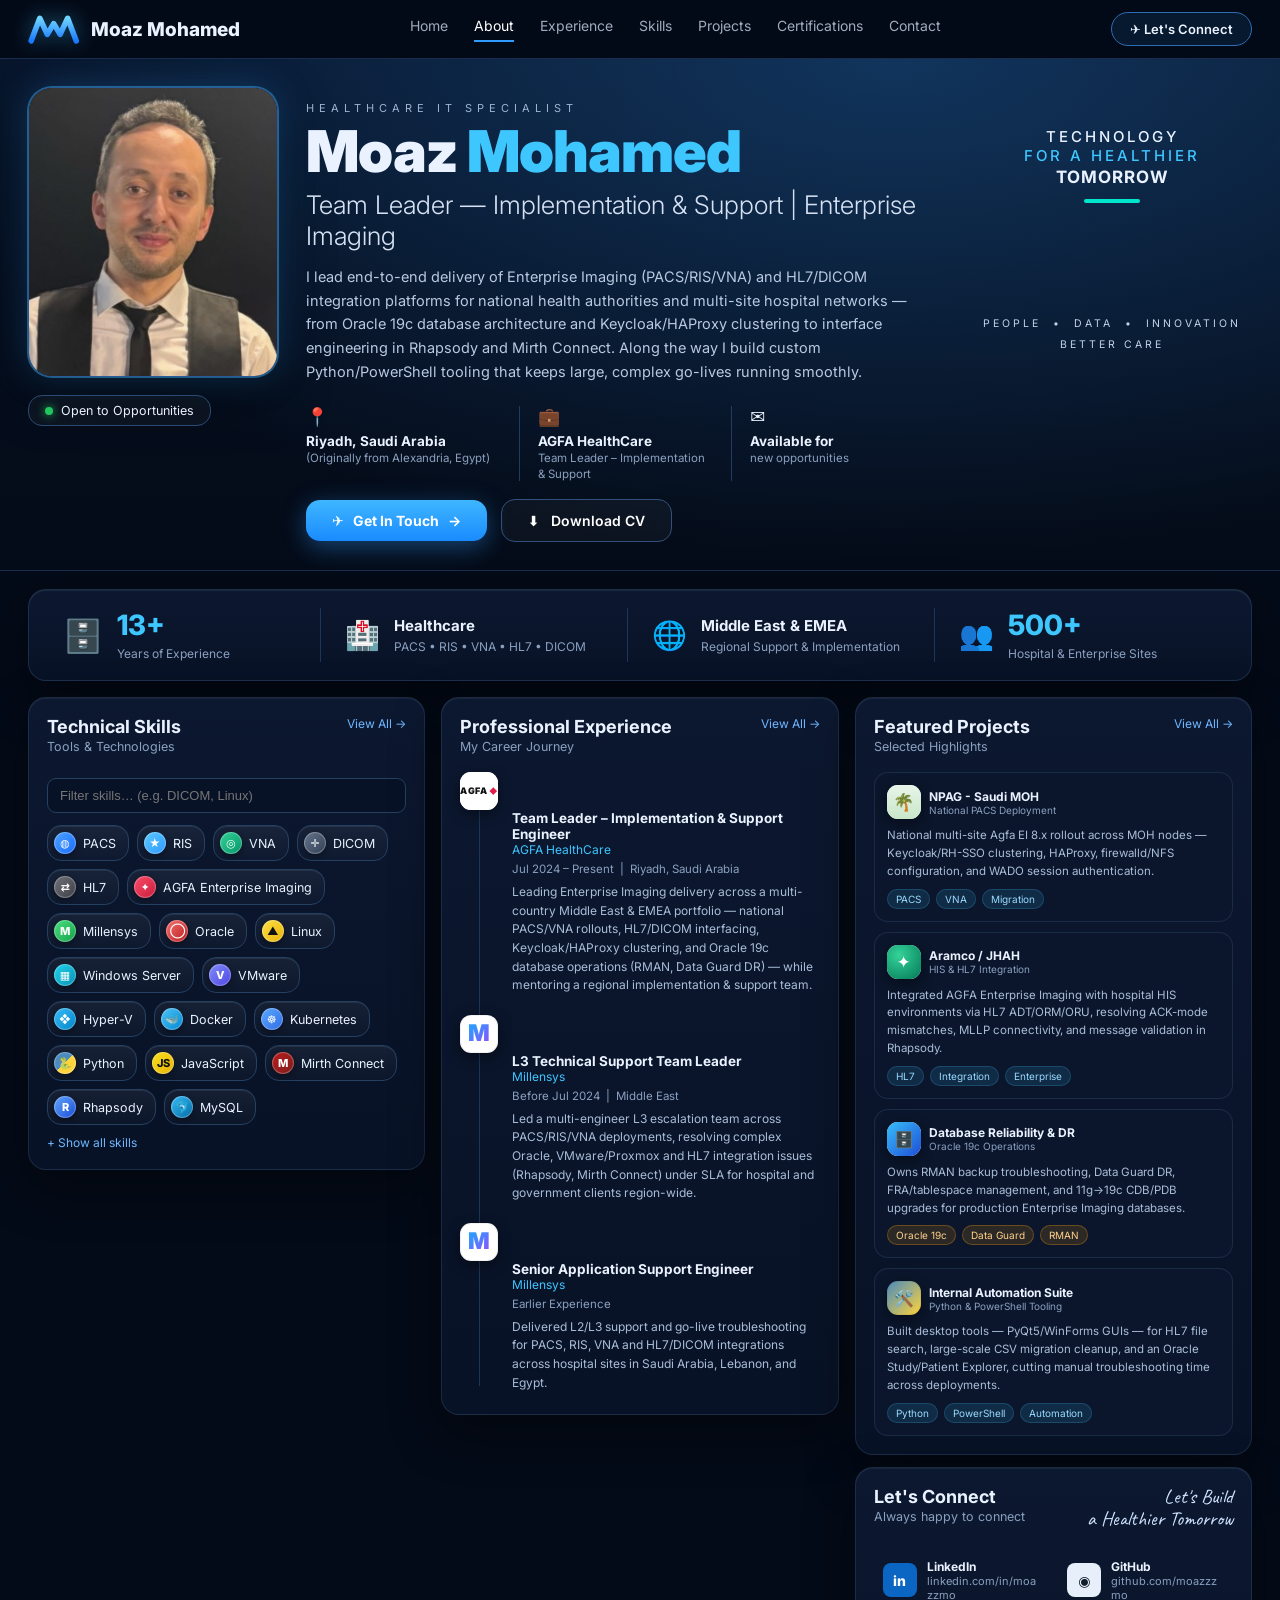
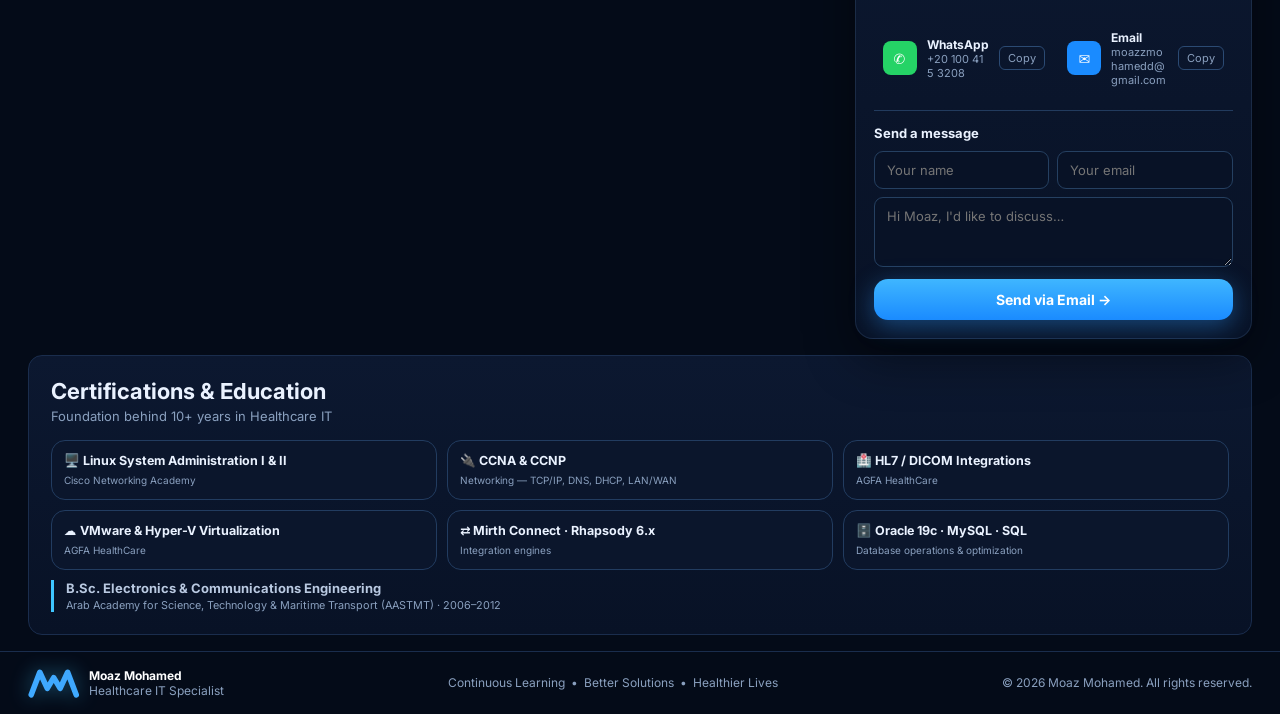
<file: index.html>
<!DOCTYPE html>
<html lang="en">
<head>
<meta charset="UTF-8"/>
<meta name="viewport" content="width=device-width, initial-scale=1.0"/>
<title>Moaz Mohamed — Healthcare IT Specialist</title>
<meta name="description" content="Moaz Mohamed — Healthcare IT Team Leader specializing in Enterprise Imaging (PACS/RIS/VNA), HL7/DICOM integration, and Oracle DBA operations across national and multi-site hospital deployments in the Middle East & EMEA."/>
<meta name="keywords" content="Moaz Mohamed, Healthcare IT, PACS, RIS, VNA, DICOM, HL7, AGFA Enterprise Imaging, Rhapsody, Mirth Connect, Oracle DBA, Riyadh, Saudi Arabia"/>
<meta name="robots" content="index,follow"/>
<link rel="canonical" href="https://moaz-portfolio-5i6.pages.dev/"/>
<meta name="theme-color" content="#040b18"/>
<link rel="icon" href="data:image/svg+xml,%3Csvg xmlns='http://www.w3.org/2000/svg' viewBox='0 0 48 28'%3E%3Cpath d='M3 25 L11 4 L18 19 L24 9 L30 19 L37 4 L45 25' fill='none' stroke='%233ec6ff' stroke-width='6' stroke-linecap='round' stroke-linejoin='round'/%3E%3C/svg%3E"/>
<meta property="og:type" content="profile"/>
<meta property="og:title" content="Moaz Mohamed — Healthcare IT Team Leader | Enterprise Imaging & Integration"/>
<meta property="og:description" content="13+ years leading Enterprise Imaging (PACS/RIS/VNA), HL7/DICOM integration, and Oracle DBA operations across national and multi-site hospital deployments in the Middle East & EMEA."/>
<meta property="og:url" content="https://moaz-portfolio-5i6.pages.dev/"/>
<meta property="og:image" content="https://moaz-portfolio-5i6.pages.dev/assets/moaz-profile.png"/>
<meta name="twitter:card" content="summary_large_image"/>
<script type="application/ld+json">
{"@context":"https://schema.org","@type":"Person","name":"Moaz Mohamed","jobTitle":"Team Leader – Implementation & Support Engineer","worksFor":{"@type":"Organization","name":"AGFA HealthCare"},"address":{"@type":"PostalAddress","addressLocality":"Riyadh","addressCountry":"SA"},"url":"https://moaz-portfolio-5i6.pages.dev/","sameAs":["https://www.linkedin.com/in/moazzmo","https://github.com/moazzzmo"],"knowsAbout":["PACS","RIS","VNA","DICOM","HL7","Enterprise Imaging","Oracle DBA","Rhapsody","Mirth Connect"]}
</script>
<link rel="preconnect" href="https://fonts.googleapis.com">
<link rel="preconnect" href="https://fonts.gstatic.com" crossorigin>
<link href="https://fonts.googleapis.com/css2?family=Inter:wght@400;500;600;700;800;900&family=Caveat:wght@600&display=swap" rel="stylesheet">
<style>
*{margin:0;padding:0;box-sizing:border-box}
:root{--bg:#040b18;--card:#0a1428;--border:#1a2d4d;--txt:#eaf2ff;--mut:#8aa0bf;--cyan:#3ec6ff;--blue:#2f9bff}
html{scroll-behavior:smooth;-webkit-text-size-adjust:100%}
body{font-family:'Inter',system-ui,-apple-system,sans-serif;background:var(--bg);color:var(--txt);min-height:100vh;-webkit-font-smoothing:antialiased;overflow-x:hidden}
img{max-width:100%}
a{color:inherit;text-decoration:none}
section{scroll-margin-top:80px}
button{font-family:inherit}
/* NAV */
.topnav{position:sticky;top:0;z-index:50;display:flex;align-items:center;justify-content:space-between;padding:12px 28px;background:rgba(4,11,24,.94);backdrop-filter:blur(12px);-webkit-backdrop-filter:blur(12px);border-bottom:1px solid var(--border)}
.brand{display:flex;align-items:center;gap:12px;font-weight:800;font-size:19px;white-space:nowrap}
.mm-logo{font-weight:900;font-size:28px;letter-spacing:-2px;background:linear-gradient(180deg,#5cc8ff,#1a7bff);-webkit-background-clip:text;background-clip:text;color:transparent;line-height:1}
.nav{display:flex;gap:26px;font-size:14px;color:#c6d4e8}
.nav a{opacity:.8;padding-bottom:6px;border-bottom:2px solid transparent;transition:.2s}
.nav a:hover{opacity:1;color:#fff}
.nav a.active{opacity:1;color:#fff;border-bottom-color:var(--blue)}
.btn-connect{border:1px solid #2f6cb3;border-radius:999px;padding:8px 18px;font-size:13px;font-weight:600;background:rgba(47,155,255,.1);transition:.2s;white-space:nowrap}
.btn-connect:hover{background:rgba(47,155,255,.25);border-color:var(--cyan)}
.hamburger{display:none;background:none;border:1px solid #2b4a73;color:#fff;border-radius:8px;font-size:18px;padding:6px 12px;cursor:pointer}
/* HERO */
.hero-wrap{position:relative;overflow:hidden;border-bottom:1px solid var(--border);background:radial-gradient(1000px 500px at 70% 0%,rgba(47,155,255,.25),transparent),linear-gradient(180deg,#071226,#040b18)}
.hero-bg{position:absolute;inset:0;opacity:.4;background:url('https://images.unsplash.com/photo-1576091160399-112ba8d25d1d?q=80&w=1600&auto=format&fit=crop') center/cover no-repeat;-webkit-mask-image:linear-gradient(to left,black 30%,transparent 78%);mask-image:linear-gradient(to left,black 30%,transparent 78%)}
.hero{position:relative;display:grid;grid-template-columns:250px minmax(0,1fr) 280px;gap:28px;padding:28px;max-width:1440px;margin:0 auto;align-items:start}
.photo{width:250px;height:290px;border-radius:20px;overflow:hidden;border:1px solid #2a5a9a;box-shadow:0 0 0 1px rgba(62,198,255,.3),0 10px 40px rgba(0,0,0,.6);background:#0e1b33}
.photo img{width:100%;height:100%;object-fit:cover;object-position:center top;display:block}
.photo-fallback{width:100%;height:100%;display:flex;align-items:center;justify-content:center;font-size:72px;font-weight:900;color:#5cc8ff;background:linear-gradient(135deg,#102341,#071226)}
.kicker{letter-spacing:5px;font-size:11px;color:#9db4d2;margin:14px 0 8px}
h1{font-size:clamp(38px,4.5vw,62px);line-height:1;font-weight:900;letter-spacing:-1px}
h1 span{color:var(--cyan)}
.sub{font-size:clamp(18px,2vw,26px);font-weight:300;color:#d6e2f3;margin:8px 0 14px}
.desc{color:#b9c9e1;max-width:620px;line-height:1.65;font-size:14.5px}
.meta3{display:grid;grid-template-columns:1fr 1fr 1fr;gap:0;margin:22px 0 18px;max-width:720px}
.meta3>div{padding:0 18px;border-left:1px solid #223b5e;font-size:13px;min-width:0}
.meta3>div:first-child{border:0;padding-left:0}
.meta3 b{display:block;font-size:13.5px}
.meta3 small{color:var(--mut);font-size:11.5px}
.meta-ico{font-size:18px;margin-bottom:6px}
.cta-row{display:flex;gap:14px;align-items:center;flex-wrap:wrap}
.btn-primary{background:linear-gradient(180deg,#3fb6ff,#1a8bff);border:0;color:#fff;font-weight:700;padding:12px 26px;border-radius:12px;font-size:14px;box-shadow:0 6px 24px rgba(47,155,255,.4);cursor:pointer;transition:.2s;display:inline-flex;align-items:center;gap:8px}
.btn-primary:hover{transform:translateY(-1px);box-shadow:0 10px 30px rgba(47,155,255,.55)}
.btn-ghost{border:1px solid #33507c;background:rgba(255,255,255,.03);color:#fff;padding:12px 26px;border-radius:12px;font-size:14px;font-weight:600;cursor:pointer;transition:.2s;display:inline-flex;align-items:center;gap:8px}
.btn-ghost:hover{border-color:var(--cyan);background:rgba(62,198,255,.1)}
.open-badge{display:inline-flex;align-items:center;gap:8px;border:1px solid #2b4a73;border-radius:999px;padding:7px 16px;font-size:12.5px;margin-top:18px;background:rgba(255,255,255,.03)}
.dot{width:8px;height:8px;border-radius:50%;background:#22c55e;box-shadow:0 0 10px #22c55e;animation:pulse 2s infinite}
@keyframes pulse{50%{opacity:.5}}
.right-tag{text-align:center;padding-top:40px}
.right-tag h3{letter-spacing:3px;font-size:15px;font-weight:500}
.right-tag h3 b{color:var(--cyan);font-weight:500}
.right-tag h2{font-size:17px;letter-spacing:1px;margin:2px 0 12px}
.bar{width:56px;height:4px;background:#00e5cc;margin:0 auto;border-radius:99px}
.foot-tags{margin-top:110px;font-size:10.5px;letter-spacing:3px;color:#c2d2e8;line-height:2}
/* STATS */
.stats{max-width:1440px;margin:18px auto 0;padding:0 28px}
.stats-inner{display:grid;grid-template-columns:1.1fr 1.2fr 1.2fr 1.2fr;background:linear-gradient(180deg,#0c1830,#081226);border:1px solid var(--border);border-radius:14px;padding:18px 10px}
.stat{display:flex;gap:14px;align-items:center;padding:0 24px;border-left:1px solid #1e3555;min-width:0}
.stat:first-child{border:0}
.stat .n{font-size:28px;font-weight:800;color:var(--cyan)}
.stat b{font-size:15px}.stat small{color:var(--mut);font-size:12px}
/* GRID */
.grid3{max-width:1440px;margin:16px auto;padding:0 28px;display:grid;grid-template-columns:1fr 1fr 1fr;gap:16px;align-items:start}
.card{background:linear-gradient(180deg,#0c1830,#081226);border:1px solid var(--border);border-radius:14px;padding:18px;min-width:0}
.card h3{font-size:18px}.card .sub2{color:var(--mut);font-size:12.5px;margin:2px 0 14px}
.card-head{display:flex;justify-content:space-between;align-items:flex-start;gap:10px;margin-bottom:4px}
.link{font-size:12px;color:#6fb7ff;background:none;border:0;cursor:pointer;white-space:nowrap}
.link:hover{text-decoration:underline}
/* SKILLS */
.skill-search{width:100%;margin:6px 0 12px;padding:9px 12px;border-radius:9px;border:1px solid #254061;background:#081226;color:#fff;font-size:13px;outline:none}
.skill-search:focus{border-color:var(--cyan)}
.pills{display:flex;flex-wrap:wrap;gap:8px}
.pill{display:inline-flex;align-items:center;gap:7px;border:1px solid #254061;background:rgba(255,255,255,.03);border-radius:999px;padding:6px 12px 6px 6px;font-size:12.5px;cursor:default;transition:.15s}
.pill:hover{border-color:var(--cyan);background:rgba(62,198,255,.1)}
.pill i{width:22px;height:22px;border-radius:50%;display:inline-flex;align-items:center;justify-content:center;font-style:normal;font-size:11px;color:#fff;font-weight:800;flex-shrink:0}
.pill.hidden-extra{display:none}
.pills.expanded .pill.hidden-extra{display:inline-flex}
/* TIMELINE */
.tl{position:relative;padding-left:52px}
.tl:before{content:'';position:absolute;left:19px;top:6px;bottom:6px;width:1px;background:#1e3555}
.tl-item{position:relative;margin-bottom:20px}
.tl-item:last-child{margin-bottom:4px}
.tl-item:before{content:'';position:absolute;left:-37px;top:6px;width:9px;height:9px;border-radius:50%;background:var(--cyan);box-shadow:0 0 0 4px rgba(62,198,255,.15)}
.comp-logo{position:absolute;left:-52px;top:0;width:38px;height:38px;border-radius:9px;background:#fff;display:flex;align-items:center;justify-content:center;font-weight:900;font-size:10px;color:#111;overflow:hidden;text-align:center;line-height:1.1}
.comp-logo img{width:100%;height:100%;object-fit:contain;display:block}
.tl-item b{font-size:13.5px;display:block}
.tl-item .co{color:var(--cyan);font-size:12px}
.tl-item small{color:var(--mut);font-size:11.5px}
.tl-item p{color:#a9bdd6;font-size:12px;margin-top:6px;line-height:1.55}
/* PROJECTS */
.proj{display:grid;grid-template-columns:1fr;gap:10px}
.pbox{border:1px solid #223c60;border-radius:12px;padding:12px;background:#0b162c;transition:.2s}
.pbox:hover{border-color:#3c779d;transform:translateY(-1px)}
.pbox .ph{display:flex;gap:8px;align-items:center;margin-bottom:8px}
.pbox .ph b{font-size:12px;display:block}
.pbox .ph small{display:block;color:var(--mut);font-size:10px;font-weight:400}
.plogo{width:34px;height:34px;border-radius:8px;display:flex;align-items:center;justify-content:center;font-weight:900;color:#fff;flex-shrink:0;overflow:hidden;background:#fff;font-size:14px}
.plogo img{width:100%;height:100%;object-fit:contain;display:block}
.pbox p{font-size:11.5px;color:#a9bdd6;line-height:1.55}
.tags{display:flex;gap:6px;flex-wrap:wrap;margin-top:8px}
.tags span{font-size:10px;padding:3px 8px;border-radius:99px;background:rgba(62,198,255,.12);border:1px solid rgba(62,198,255,.2);color:#9ad9ff}
.tags span.y{background:rgba(245,158,11,.14);border-color:rgba(245,158,11,.3);color:#ffd28a}
/* CONNECT */
.connect{display:grid;grid-template-columns:1fr 1fr;gap:10px;margin-top:12px}
.citem{display:flex;gap:10px;align-items:center;font-size:12px;border:1px solid transparent;border-radius:10px;padding:8px;transition:.15s;min-width:0}
.citem:hover{border-color:#2b4a73;background:rgba(255,255,255,.03)}
.citem small{display:block;color:var(--mut);font-size:11px;word-break:break-all}
.cico{width:34px;height:34px;border-radius:8px;display:flex;align-items:center;justify-content:center;color:#fff;font-weight:800;flex-shrink:0;font-size:14px}
.copy-btn{margin-left:auto;background:none;border:1px solid #2b4a73;color:var(--mut);border-radius:6px;font-size:11px;padding:4px 8px;cursor:pointer;flex-shrink:0}
.copy-btn:hover{color:#fff;border-color:var(--cyan)}
.script{font-family:'Caveat',cursive;font-size:20px;color:#cfe3ff;text-align:right;line-height:1.1;white-space:nowrap}
/* CONTACT FORM */
.contact-form{margin-top:14px;border-top:1px solid #223b5e;padding-top:14px}
.contact-form h4{font-size:13px;margin-bottom:10px}
.contact-form input,.contact-form textarea{width:100%;padding:10px 12px;border-radius:9px;border:1px solid #254061;background:#081226;color:#fff;font-size:13px;outline:none;margin-bottom:8px;font-family:inherit;resize:vertical}
.contact-form input:focus,.contact-form textarea:focus{border-color:var(--cyan)}
.form-row{display:grid;grid-template-columns:1fr 1fr;gap:8px}
/* SECTIONS */
.wide{max-width:1440px;margin:16px auto 0;padding:0 28px}
.wide-card{background:linear-gradient(180deg,#0c1830,#081226);border:1px solid var(--border);border-radius:14px;padding:22px}
.wide-card h2{font-size:22px;margin-bottom:4px}
.wide-card .sub2{color:var(--mut);font-size:13px;margin-bottom:16px}
.cert-grid{display:grid;grid-template-columns:repeat(3,1fr);gap:10px}
.cert{border:1px solid #223c60;border-radius:10px;padding:12px;background:#0b162c;font-size:12px}
.cert b{display:block;font-size:12.5px;margin-bottom:4px}
.cert small{color:var(--mut)}
.edu{margin-top:10px;font-size:13px;color:#b9c9e1;border-left:3px solid var(--cyan);padding-left:12px}
/* FOOTER */
footer{max-width:1440px;margin:16px auto 0;padding:16px 28px;display:flex;justify-content:space-between;align-items:center;gap:12px;color:var(--mut);font-size:12px;border-top:1px solid var(--border);flex-wrap:wrap}
/* MODAL */
.modal-ov{position:fixed;inset:0;background:rgba(0,0,0,.7);backdrop-filter:blur(6px);display:none;align-items:center;justify-content:center;z-index:100;padding:18px}
.modal-ov.open{display:flex}
.modal{background:#0c1830;border:1px solid #2b4a73;border-radius:16px;max-width:640px;width:100%;max-height:82vh;overflow:auto;padding:24px}
.modal h3{font-size:18px;margin-bottom:4px}
.modal .msub{color:var(--mut);font-size:12.5px;margin-bottom:16px}
.modal-close{float:right;background:none;border:1px solid #2b4a73;color:#fff;border-radius:8px;padding:6px 12px;cursor:pointer}
.modal-close:hover{border-color:var(--cyan)}
.mlist{display:grid;gap:10px;font-size:13px;color:#c6d4e8}
.mlist div{border:1px solid #223c60;border-radius:10px;padding:10px 12px;background:#0b162c}
/* TOAST + TOP */
#toast{position:fixed;bottom:24px;left:50%;transform:translateX(-50%) translateY(20px);background:#0e2a45;border:1px solid var(--cyan);color:#fff;padding:10px 20px;border-radius:999px;font-size:13px;opacity:0;pointer-events:none;transition:.25s;z-index:200}
#toast.show{opacity:1;transform:translateX(-50%) translateY(0)}
#toTop{position:fixed;right:20px;bottom:20px;width:42px;height:42px;border-radius:50%;border:1px solid #2b4a73;background:#0c1830;color:#fff;font-size:18px;cursor:pointer;display:none;z-index:90}
#toTop.show{display:block}
/* REVEAL */
.reveal{opacity:0;transform:translateY(14px);transition:.5s}
.reveal.in{opacity:1;transform:none}
/* ── SMOOTH MODERN POLISH ── */
.mm-svg{height:30px;width:auto;display:block;filter:drop-shadow(0 0 10px rgba(62,198,255,.45))}
.card{border-radius:18px;border:1px solid rgba(120,170,220,.15);box-shadow:inset 0 1px 0 rgba(255,255,255,.06),0 18px 50px rgba(0,0,0,.45)}
.card:hover{border-color:rgba(62,198,255,.3)}
.stats-inner{border-radius:18px;border:1px solid rgba(120,170,220,.17);box-shadow:inset 0 1px 0 rgba(255,255,255,.06),0 18px 50px rgba(0,0,0,.45)}
.photo{border-radius:24px;box-shadow:0 0 0 1px rgba(62,198,255,.4),0 0 36px rgba(47,155,255,.28),0 18px 50px rgba(0,0,0,.6)}
.pill{border-radius:14px;background:linear-gradient(180deg,rgba(255,255,255,.055),rgba(255,255,255,.015));box-shadow:inset 0 1px 0 rgba(255,255,255,.07);transition:transform .15s,border-color .15s,background .15s}
.pill:hover{transform:translateY(-1px);border-color:rgba(62,198,255,.55);background:rgba(62,198,255,.1)}
.pill i{box-shadow:inset 0 0 0 1px rgba(255,255,255,.25),0 2px 6px rgba(0,0,0,.4)}
.pbox,.cert{border-radius:14px}
.pbox{border:1px solid rgba(120,170,220,.14)}
.comp-logo,.plogo{position:relative;border-radius:11px;box-shadow:0 4px 14px rgba(0,0,0,.45),inset 0 0 0 1px rgba(0,0,0,.06);overflow:hidden}
.comp-logo img,.plogo img{position:absolute;inset:0;width:100%;height:100%;object-fit:contain;background:#fff;display:block}
.logo-agfa{font-size:9px;font-weight:900;letter-spacing:.4px;color:#141414;background:#fff;width:100%;height:100%;display:flex;align-items:center;justify-content:center;gap:2px}
.logo-agfa span{color:#e11d48;font-size:8px}
.logo-m{font-size:23px;font-weight:900;background:linear-gradient(135deg,#2f9bff 20%,#7c5cff 80%);-webkit-background-clip:text;background-clip:text;color:transparent}
.logo-npag{font-size:17px;background:linear-gradient(180deg,#e8f5e9,#c8e6c9);width:100%;height:100%;display:flex;align-items:center;justify-content:center}
.logo-aramco{font-size:17px;color:#fff;background:radial-gradient(circle at 35% 30%,#34d399,#047857);width:100%;height:100%;display:flex;align-items:center;justify-content:center}
.logo-ei{font-size:16px;color:#fff;background:linear-gradient(135deg,#38bdf8,#1d4ed8);width:100%;height:100%;display:flex;align-items:center;justify-content:center}
.btn-primary{border-radius:14px}
.btn-ghost{border-radius:14px}
.open-badge{border-radius:14px}
@media(max-width:1100px){.hero{grid-template-columns:220px minmax(0,1fr)}.right-tag{display:none}.grid3{grid-template-columns:1fr 1fr}.nav{display:none}.nav.mobile-open{display:flex;position:absolute;top:100%;left:0;right:0;background:#071226;flex-direction:column;padding:14px 28px;gap:14px;border-bottom:1px solid var(--border)}.hamburger{display:block}.cert-grid{grid-template-columns:1fr 1fr}}
@media(max-width:760px){.topnav{padding:10px 14px}.brand{font-size:16px}.hero{grid-template-columns:1fr;padding:20px 14px}.photo{width:100%;max-width:420px;height:300px;margin:0 auto}.meta3{grid-template-columns:1fr;gap:12px}.meta3>div{border:0;border-top:1px solid #223b5e;padding:12px 0 0}.meta3>div:first-child{border:0;padding-top:0}.grid3{grid-template-columns:1fr;padding:0 14px}.stats{padding:0 14px}.stats-inner{grid-template-columns:1fr 1fr;gap:14px}.stat{border:0;padding:0}.connect{grid-template-columns:1fr}.cert-grid{grid-template-columns:1fr}.form-row{grid-template-columns:1fr}.script{display:none}footer{flex-direction:column;text-align:center}.cta-row .btn-primary,.cta-row .btn-ghost{flex:1;justify-content:center}}
@media(max-width:480px){.topnav{padding:10px 12px}.mm-logo{font-size:24px}.btn-connect{padding:7px 12px;font-size:12px}.hero{padding:16px 12px}.photo{height:260px}.stats{padding:0 12px}.stats-inner{grid-template-columns:1fr;padding:16px}.grid3{padding:0 12px}.wide{padding:0 12px}.card,.wide-card{padding:14px}.pill{font-size:11.5px;padding:5px 10px 5px 5px}.connect{grid-template-columns:1fr}.proj .pbox p{min-height:0}.modal{padding:16px}#toast{max-width:92vw;text-align:center}}
@media(min-width:761px) and (max-width:1100px){.proj{grid-template-columns:1fr 1fr}.proj .pbox:last-child{grid-column:1/-1}}
@media print{.topnav,.cta-row,.contact-form,#toTop,#toast,.modal-ov{display:none!important}body{background:#fff;color:#000}.card,.wide-card,.stats-inner{background:#fff!important;color:#000}}
</style>
</head>
<body>

<header class="topnav">
<div class="brand"><svg class="mm-svg" viewBox="0 0 48 28" fill="none" aria-hidden="true"><defs><linearGradient id="mmg" x1="0" y1="0" x2="0" y2="1"><stop offset="0" stop-color="#6fd3ff"/><stop offset="1" stop-color="#1a7bff"/></linearGradient></defs><path d="M3 25 L11 4 L18 19 L24 9 L30 19 L37 4 L45 25" stroke="url(#mmg)" stroke-width="5.2" stroke-linecap="round" stroke-linejoin="round"/></svg> Moaz Mohamed</div>
<nav class="nav" id="mainNav">
<a class="active" href="#home">Home</a><a href="#about">About</a><a href="#exp">Experience</a><a href="#skills">Skills</a><a href="#projects">Projects</a><a href="#certs">Certifications</a><a href="#contact">Contact</a>
</nav>
<div style="display:flex;gap:10px;align-items:center">
<a class="btn-connect" href="#contact">✈ Let's Connect</a>
<button class="hamburger" id="burger" aria-label="Menu">☰</button>
</div>
</header>

<div class="hero-wrap" id="home"><div class="hero-bg" aria-hidden="true"></div>
<div class="hero">
<div class="reveal in">
<div class="photo"><img id="profileImg" src="assets/moaz-profile.png" alt="Moaz Mohamed"/></div>
<div class="open-badge"><span class="dot"></span> Open to Opportunities</div>
</div>
<div id="about" class="reveal in">
<div class="kicker">HEALTHCARE IT SPECIALIST</div>
<h1>Moaz <span>Mohamed</span></h1>
<div class="sub">Team Leader — Implementation &amp; Support | Enterprise Imaging</div>
<p class="desc">I lead end-to-end delivery of Enterprise Imaging (PACS/RIS/VNA) and HL7/DICOM integration platforms for national health authorities and multi-site hospital networks — from Oracle 19c database architecture and Keycloak/HAProxy clustering to interface engineering in Rhapsody and Mirth Connect. Along the way I build custom Python/PowerShell tooling that keeps large, complex go-lives running smoothly.</p>
<div class="meta3">
<div><div class="meta-ico">📍</div><b>Riyadh, Saudi Arabia</b><small>(Originally from Alexandria, Egypt)</small></div>
<div><div class="meta-ico">💼</div><b>AGFA HealthCare</b><small>Team Leader – Implementation &amp; Support</small></div>
<div><div class="meta-ico">✉️</div><b>Available for</b><small>new opportunities</small></div>
</div>
<div class="cta-row">
<button class="btn-primary" data-scroll="#contact">✈ &nbsp; Get In Touch &nbsp; →</button>
<button class="btn-ghost" id="cvBtn">⬇ &nbsp; Download CV</button>
</div>
</div>
<div class="right-tag"><h3>TECHNOLOGY</h3><h3><b>FOR A HEALTHIER</b></h3><h2>TOMORROW</h2><div class="bar"></div><div class="foot-tags">PEOPLE &nbsp;•&nbsp; DATA &nbsp;•&nbsp; INNOVATION<br/>BETTER CARE</div></div>
</div></div>

<div class="stats reveal"><div class="stats-inner">
<div class="stat"><span style="font-size:32px">🗄️</span><div><div class="n" data-count="13">13+</div><small>Years of Experience</small></div></div>
<div class="stat"><span style="font-size:28px">🏥</span><div><b>Healthcare</b><br/><small>PACS • RIS • VNA • HL7 • DICOM</small></div></div>
<div class="stat"><span style="font-size:28px">🌐</span><div><b>Middle East &amp; EMEA</b><br/><small>Regional Support &amp; Implementation</small></div></div>
<div class="stat"><span style="font-size:28px">👥</span><div><div class="n" data-count="500">500+</div><small>Hospital &amp; Enterprise Sites</small></div></div>
</div></div>

<div class="grid3">
<div class="card reveal" id="skills">
<div class="card-head"><div><h3>Technical Skills</h3><div class="sub2">Tools &amp; Technologies</div></div><button class="link" data-modal="skillsModal">View All →</button></div>
<input class="skill-search" id="skillSearch" type="search" placeholder="Filter skills… (e.g. DICOM, Linux)"/>
<div class="pills" id="skillPills">
<span class="pill"><i style="background:linear-gradient(135deg,#4da3ff,#1a6dff)">◍</i>PACS</span><span class="pill"><i style="background:linear-gradient(135deg,#5cc8ff,#2f9bff)">★</i>RIS</span><span class="pill"><i style="background:linear-gradient(135deg,#34d399,#059669)">◎</i>VNA</span><span class="pill"><i style="background:linear-gradient(135deg,#64748b,#334155)">✛</i>DICOM</span><span class="pill"><i style="background:linear-gradient(135deg,#71717a,#3f3f46)">⇄</i>HL7</span>
<span class="pill"><i style="background:linear-gradient(135deg,#fb4d6d,#c81e3a)">✦</i>AGFA Enterprise Imaging</span><span class="pill"><i style="background:linear-gradient(135deg,#4ade80,#16a34a)">M</i>Millensys</span><span class="pill"><i style="background:linear-gradient(135deg,#f87171,#b91c1c)">◯</i>Oracle</span>
<span class="pill"><i style="background:linear-gradient(135deg,#fde047,#eab308);color:#111">▲</i>Linux</span><span class="pill"><i style="background:linear-gradient(135deg,#22d3ee,#0891b2)">▦</i>Windows Server</span><span class="pill"><i style="background:linear-gradient(135deg,#818cf8,#4f46e5)">V</i>VMware</span><span class="pill"><i style="background:linear-gradient(135deg,#38bdf8,#0284c7)">❖</i>Hyper-V</span>
<span class="pill"><i style="background:linear-gradient(135deg,#4fc3f7,#0288d1)">🐳</i>Docker</span><span class="pill"><i style="background:linear-gradient(135deg,#5aa9ff,#326ce5)">☸</i>Kubernetes</span><span class="pill"><i style="background:linear-gradient(135deg,#4b8bbe 50%,#ffd43b 50%)">🐍</i>Python</span><span class="pill"><i style="background:linear-gradient(135deg,#f7df1e,#eab308);color:#111">JS</i>JavaScript</span>
<span class="pill"><i style="background:linear-gradient(135deg,#b91c1c,#7f1d1d)">M</i>Mirth Connect</span><span class="pill"><i style="background:linear-gradient(135deg,#60a5fa,#1d4ed8)">R</i>Rhapsody</span><span class="pill"><i style="background:linear-gradient(135deg,#38bdf8,#0369a1)">🐬</i>MySQL</span>
<span class="pill hidden-extra"><i style="background:#991b1b">DB</i>Oracle Database</span><span class="pill hidden-extra"><i style="background:#7c3aed">◉</i>Looker Analytics</span><span class="pill hidden-extra"><i style="background:#0d9488">⚙</i>Networking</span><span class="pill hidden-extra"><i style="background:#0d9488">◈</i>SQL Optimization</span><span class="pill hidden-extra"><i style="background:#334155">⬡</i>Keycloak / RH-SSO</span><span class="pill hidden-extra"><i style="background:#475569">▤</i>JBoss / WildFly</span>
<span class="pill hidden-extra"><i style="background:linear-gradient(135deg,#f97316,#c2410c)">HA</i>HAProxy</span><span class="pill hidden-extra"><i style="background:linear-gradient(135deg,#e11d48,#881337)">F5</i>F5 BIG-IP</span><span class="pill hidden-extra"><i style="background:linear-gradient(135deg,#fb923c,#c2410c)">P</i>Proxmox</span><span class="pill hidden-extra"><i style="background:linear-gradient(135deg,#2563eb,#1e3a8a)">PS</i>PowerShell</span><span class="pill hidden-extra"><i style="background:linear-gradient(135deg,#f43f5e,#9f1239)">DG</i>Oracle Data Guard / RMAN</span><span class="pill hidden-extra"><i style="background:linear-gradient(135deg,#0ea5e9,#075985)">🔥</i>Palo Alto Firewalls</span>
</div>
<button class="link" id="moreSkills" style="margin-top:10px">+ Show all skills</button>
</div>

<div class="card reveal" id="exp">
<div class="card-head"><div><h3>Professional Experience</h3><div class="sub2">My Career Journey</div></div><button class="link" data-modal="expModal">View All →</button></div>
<div class="tl">
<div class="tl-item"><div class="comp-logo"><span class="logo-agfa">AGFA<span>◆</span></span><img src="https://logo.clearbit.com/agfahealthcare.com" alt="" loading="lazy" onerror="this.remove()"/></div><b>Team Leader – Implementation &amp; Support Engineer</b><div class="co">AGFA HealthCare</div><small>Jul 2024 – Present &nbsp;|&nbsp; Riyadh, Saudi Arabia</small><p>Leading Enterprise Imaging delivery across a multi-country Middle East &amp; EMEA portfolio — national PACS/VNA rollouts, HL7/DICOM interfacing, Keycloak/HAProxy clustering, and Oracle 19c database operations (RMAN, Data Guard DR) — while mentoring a regional implementation &amp; support team.</p></div>
<div class="tl-item"><div class="comp-logo"><span class="logo-m">M</span></div><b>L3 Technical Support Team Leader</b><div class="co">Millensys</div><small>Before Jul 2024 &nbsp;|&nbsp; Middle East</small><p>Led a multi-engineer L3 escalation team across PACS/RIS/VNA deployments, resolving complex Oracle, VMware/Proxmox and HL7 integration issues (Rhapsody, Mirth Connect) under SLA for hospital and government clients region-wide.</p></div>
<div class="tl-item"><div class="comp-logo"><span class="logo-m">M</span></div><b>Senior Application Support Engineer</b><div class="co">Millensys</div><small>Earlier Experience</small><p>Delivered L2/L3 support and go-live troubleshooting for PACS, RIS, VNA and HL7/DICOM integrations across hospital sites in Saudi Arabia, Lebanon, and Egypt.</p></div>
</div></div>

<div class="reveal"><div class="card" id="projects">
<div class="card-head"><div><h3>Featured Projects</h3><div class="sub2">Selected Highlights</div></div><button class="link" data-modal="projModal">View All →</button></div>
<div class="proj">
<div class="pbox"><div class="ph"><div class="plogo"><span class="logo-npag">🌴</span><img src="https://logo.clearbit.com/moh.gov.sa" alt="" loading="lazy" onerror="this.remove()"/></div><div><b>NPAG - Saudi MOH</b><small>National PACS Deployment</small></div></div><p>National multi-site Agfa EI 8.x rollout across MOH nodes — Keycloak/RH-SSO clustering, HAProxy, firewalld/NFS configuration, and WADO session authentication.</p><div class="tags"><span>PACS</span><span>VNA</span><span>Migration</span></div></div>
<div class="pbox"><div class="ph"><div class="plogo"><span class="logo-aramco">✦</span></div><div><b>Aramco / JHAH</b><small>HIS &amp; HL7 Integration</small></div></div><p>Integrated AGFA Enterprise Imaging with hospital HIS environments via HL7 ADT/ORM/ORU, resolving ACK-mode mismatches, MLLP connectivity, and message validation in Rhapsody.</p><div class="tags"><span>HL7</span><span>Integration</span><span>Enterprise</span></div></div>
<div class="pbox"><div class="ph"><div class="plogo"><span class="logo-ei">🗄️</span></div><div><b>Database Reliability &amp; DR</b><small>Oracle 19c Operations</small></div></div><p>Owns RMAN backup troubleshooting, Data Guard DR, FRA/tablespace management, and 11g→19c CDB/PDB upgrades for production Enterprise Imaging databases.</p><div class="tags"><span class="y">Oracle 19c</span><span class="y">Data Guard</span><span class="y">RMAN</span></div></div>
<div class="pbox"><div class="ph"><div class="plogo" style="background:linear-gradient(135deg,#4b8bbe,#ffd43b)"><span style="font-size:16px">🛠️</span></div><div><b>Internal Automation Suite</b><small>Python &amp; PowerShell Tooling</small></div></div><p>Built desktop tools — PyQt5/WinForms GUIs — for HL7 file search, large-scale CSV migration cleanup, and an Oracle Study/Patient Explorer, cutting manual troubleshooting time across deployments.</p><div class="tags"><span>Python</span><span>PowerShell</span><span>Automation</span></div></div>
</div></div>
<div class="card" id="contact" style="margin-top:12px">
<div style="display:flex;justify-content:space-between;gap:10px;align-items:flex-start"><div><h3>Let's Connect</h3><div class="sub2">Always happy to connect</div></div><div class="script">Let's Build<br/>a Healthier Tomorrow</div></div>
<div class="connect">
<a class="citem" href="https://www.linkedin.com/in/moazzmo" target="_blank" rel="noopener"><span class="cico" style="background:#0a66c2">in</span><span><b>LinkedIn</b><small>linkedin.com/in/moazzmo</small></span></a>
<a class="citem" href="https://github.com/moazzzmo" target="_blank" rel="noopener"><span class="cico" style="background:#e7f0fa;color:#101d2b">◉</span><span><b>GitHub</b><small>github.com/moazzzmo</small></span></a>
<a class="citem" href="https://wa.me/201004153208" target="_blank" rel="noopener"><span class="cico" style="background:#25d366">✆</span><span><b>WhatsApp</b><small>+20 100 415 3208</small></span><button class="copy-btn" data-copy="+201004153208">Copy</button></a>
<a class="citem" href="mailto:moazzmohamedd@gmail.com"><span class="cico" style="background:#1a8bff">✉</span><span><b>Email</b><small>moazzmohamedd@gmail.com</small></span><button class="copy-btn" data-copy="moazzmohamedd@gmail.com">Copy</button></a>
</div>
<form class="contact-form" id="contactForm">
<h4>Send a message</h4>
<div class="form-row"><input id="cfName" type="text" placeholder="Your name" required/><input id="cfEmail" type="email" placeholder="Your email" required/></div>
<textarea id="cfMsg" rows="3" placeholder="Hi Moaz, I'd like to discuss…" required></textarea>
<button class="btn-primary" type="submit" style="width:100%;justify-content:center">Send via Email →</button>
</form>
</div></div>
</div>

<div class="wide reveal" id="certs"><div class="wide-card">
<h2>Certifications &amp; Education</h2><div class="sub2">Foundation behind 10+ years in Healthcare IT</div>
<div class="cert-grid">
<div class="cert"><b>🖥️ Linux System Administration I &amp; II</b><small>Cisco Networking Academy</small></div>
<div class="cert"><b>🔌 CCNA &amp; CCNP</b><small>Networking — TCP/IP, DNS, DHCP, LAN/WAN</small></div>
<div class="cert"><b>🏥 HL7 / DICOM Integrations</b><small>AGFA HealthCare</small></div>
<div class="cert"><b>☁️ VMware &amp; Hyper-V Virtualization</b><small>AGFA HealthCare</small></div>
<div class="cert"><b>⇄ Mirth Connect · Rhapsody 6.x</b><small>Integration engines</small></div>
<div class="cert"><b>🗄️ Oracle 19c · MySQL · SQL</b><small>Database operations &amp; optimization</small></div>
</div>
<div class="edu"><b>B.Sc. Electronics &amp; Communications Engineering</b><br/><small style="color:var(--mut)">Arab Academy for Science, Technology &amp; Maritime Transport (AASTMT) · 2006–2012</small></div>
</div></div>

<footer>
<div style="display:flex;gap:10px;align-items:center"><svg class="mm-svg" viewBox="0 0 48 28" fill="none" aria-hidden="true"><path d="M3 25 L11 4 L18 19 L24 9 L30 19 L37 4 L45 25" stroke="#3fa9ff" stroke-width="5.2" stroke-linecap="round" stroke-linejoin="round"/></svg><span><b style="color:#fff">Moaz Mohamed</b><br/>Healthcare IT Specialist</span></div>
<div>Continuous Learning &nbsp;•&nbsp; Better Solutions &nbsp;•&nbsp; Healthier Lives</div>
<div>© <span id="year">2026</span> Moaz Mohamed. All rights reserved.</div>
</footer>

<div class="modal-ov" id="skillsModal"><div class="modal"><button class="modal-close" data-close>✕ Close</button><h3>All Technical Skills</h3><div class="msub">40+ tools across imaging, infrastructure &amp; integration</div><div class="mlist">
<div><b>Healthcare &amp; Imaging</b> — PACS, RIS, VNA, DICOM, HL7 ADT/ORM/ORU/ACK, AGFA Enterprise Imaging, Millensys, WADO/REST</div>
<div><b>Infrastructure</b> — Linux (RHEL/CentOS/Ubuntu), Windows Server 2012–2022, VMware, Hyper-V, Proxmox, Docker, Kubernetes, NetApp, NFS/SMB, HAProxy, F5 BIG-IP, Keycloak/RH-SSO, JBoss/WildFly</div>
<div><b>Data &amp; Integration</b> — Oracle 19c (RMAN, Data Guard DR, CDB/PDB), MySQL, MS SQL, Mirth Connect, Rhapsody, ETL/DWH, Looker Analytics, Prometheus, Grafana</div>
<div><b>Automation &amp; Scripting</b> — Python (PyQt5, tkinter, CustomTkinter), PowerShell (WinForms, embedded C#), Bash, custom desktop tooling for migration &amp; DBA workflows</div>
<div><b>Networking &amp; Security</b> — CCNA/CCNP, TCP/IP, DNS, DHCP, VLAN, Palo Alto Firewalls, VPN</div>
</div></div></div>

<div class="modal-ov" id="expModal"><div class="modal"><button class="modal-close" data-close>✕ Close</button><h3>Full Career Journey</h3><div class="msub">10+ years across 6 roles</div><div class="mlist">
<div><b>AGFA HealthCare (2024–Present)</b> — Implementation Specialist / Team Leader, Riyadh. Multi-country EI delivery, PACS/RIS/VNA, DICOM/HL7, team leadership across MEA.</div>
<div><b>Millensys (2021–2024)</b> — Technical Implementation &amp; Support Lead / L3 Team Leader. Escalations, go-lives, L2/L3 support.</div>
<div><b>Da3m for IT Solutions (2020–2021)</b> — System Administrator.</div>
<div><b>Sana Technology (2018–2020)</b> — Application Support Engineer.</div>
<div><b>Spectrum Diamond Trade, KSA (2015–2018)</b> — Technical Support Engineer.</div>
<div><b>IHA-UNI &amp; CNC Broadcasting (2013–2015)</b> — SNG Engineer.</div>
</div></div></div>

<div class="modal-ov" id="projModal"><div class="modal"><button class="modal-close" data-close>✕ Close</button><h3>All Selected Projects</h3><div class="msub">Government • Private • Enterprise</div><div class="mlist">
<div><b>NPAG – Saudi MOH National PACS</b> — Multi-site national deployment, VNA, migration, Keycloak/HAProxy clustering.</div>
<div><b>Aramco / JHAH HIS Integration</b> — AGFA EI + HIS, HL7 ADT/ORM/ORU, Rhapsody &amp; Mirth Connect interfacing.</div>
<div><b>STC VRO National PACS (2025–26)</b> — 35+ hospitals, DICOM Store/MWL, F5, Rhapsody + CareWare/HIS.</div>
<div><b>Johns Hopkins Aramco Healthcare STC Upgrade (2025)</b> — Upgrade &amp; operations.</div>
<div><b>Royal Commission Jubail &amp; Yanbu (2025)</b> — Hospital deployment.</div>
<div><b>Regina Maria Romania / QAFH Qassim / AL SALAM Kuwait / Baheya Egypt / AUBMC Lebanon / MOH MMCH</b> — Migrations, deployments, EI upgrades.</div>
<div><b>Database Reliability &amp; DR</b> — Oracle 19c RMAN backups, Data Guard DR, FRA/tablespace management, 11g→19c CDB/PDB upgrades.</div>
<div><b>Internal Automation Suite</b> — Python (PyQt5) &amp; PowerShell (WinForms) tools: HL7 file search, CSV migration dedup, Oracle Study/Patient Explorer, LinkedIn post automation.</div>
</div></div></div>

<div id="toast"></div>
<button id="toTop" aria-label="Back to top">↑</button>

<script>
(function(){
var $=function(s,c){return (c||document).querySelector(s)};
var $$=function(s,c){return Array.prototype.slice.call((c||document).querySelectorAll(s))};
// Year
$('#year').textContent=new Date().getFullYear();
// Photo fallback chain: assets/moaz-profile.png -> photo.jpg -> MM
var img=$('#profileImg');
img.addEventListener('error',function h(){
  var cur=img.getAttribute('src');
  if(cur.indexOf('assets/')===0){img.src='photo.jpg';}
  else{img.removeEventListener('error',h);var d=document.createElement('div');d.className='photo-fallback';d.textContent='MM';img.replaceWith(d);}
});
// Mobile nav
var burger=$('#burger'),nav=$('#mainNav');
burger.addEventListener('click',function(){nav.classList.toggle('mobile-open')});
$$('#mainNav a').forEach(function(a){a.addEventListener('click',function(){nav.classList.remove('mobile-open')})});
// Smooth scroll buttons
$$('[data-scroll]').forEach(function(b){b.addEventListener('click',function(){var t=$(b.getAttribute('data-scroll'));if(t)t.scrollIntoView({behavior:'smooth'})})});
// Active nav
var secs=['home','about','exp','skills','projects','certs','contact'].map(function(id){return document.getElementById(id)}).filter(Boolean);
var links=$$('#mainNav a');
if('IntersectionObserver' in window){
  var io=new IntersectionObserver(function(es){es.forEach(function(e){if(e.isIntersecting){links.forEach(function(a){a.classList.toggle('active',a.getAttribute('href')==='#'+e.target.id)})}})},{rootMargin:'-40% 0px -55% 0px'});
  secs.forEach(function(s){io.observe(s)});
}
// Skill search + show all
var search=$('#skillSearch'),pills=$('#skillPills'),more=$('#moreSkills');
function filterSkills(){var q=search.value.trim().toLowerCase();$$('.pill',pills).forEach(function(p){var t=p.textContent.toLowerCase();var show=!q||t.indexOf(q)>-1;if(show&&p.classList.contains('hidden-extra')&&!pills.classList.contains('expanded')){p.style.display='';p.dataset.pending='1';}else{p.style.display=show?'':'none';p.dataset.pending='';}})}
search.addEventListener('input',filterSkills);
more.addEventListener('click',function(){pills.classList.toggle('expanded');var ex=pills.classList.contains('expanded');more.textContent=ex?'− Show less':'+ Show all skills';if(!ex)filterSkills();});
$$('.pill',pills).forEach(function(p){p.addEventListener('click',function(){toast(p.textContent.trim())})});
// Modals
$$('[data-modal]').forEach(function(b){b.addEventListener('click',function(){openModal(b.getAttribute('data-modal'))})});
function openModal(id){var m=document.getElementById(id);if(m)m.classList.add('open')}
$$('.modal-ov').forEach(function(m){m.addEventListener('click',function(e){if(e.target===m||e.target.hasAttribute('data-close'))m.classList.remove('open')})});
document.addEventListener('keydown',function(e){if(e.key==='Escape')$$('.modal-ov.open').forEach(function(m){m.classList.remove('open')})});
// Copy buttons
$$('[data-copy]').forEach(function(b){b.addEventListener('click',function(e){e.preventDefault();e.stopPropagation();var v=b.getAttribute('data-copy');if(navigator.clipboard)navigator.clipboard.writeText(v).then(function(){toast('Copied: '+v)},function(){toast(v)});else toast(v);})});
// CV
$('#cvBtn').addEventListener('click',function(){
  var candidates=['Moaz-Mohamed-CV.pdf','CV.pdf','cv.pdf','assets/Moaz-Mohamed-CV.pdf'];
  (function tryNext(i){
    if(i>=candidates.length){toast('CV file not found — opening print view');setTimeout(function(){window.print()},400);return;}
    fetch(candidates[i],{method:'HEAD'}).then(function(r){if(r.ok){var a=document.createElement('a');a.href=candidates[i];a.download='Moaz-Mohamed-CV.pdf';document.body.appendChild(a);a.click();a.remove();toast('Downloading CV…');}else tryNext(i+1);}).catch(function(){tryNext(i+1)});
  })(0);
});
// Contact form -> mailto
$('#contactForm').addEventListener('submit',function(e){
  e.preventDefault();
  var n=$('#cfName').value.trim(),em=$('#cfEmail').value.trim(),m=$('#cfMsg').value.trim();
  if(!n||!em||!m){toast('Please fill all fields');return;}
  var subject=encodeURIComponent('Portfolio contact from '+n);
  var body=encodeURIComponent(m+'\n\n— '+n+' ('+em+')');
  window.location.href='mailto:moazzmohamedd@gmail.com?subject='+subject+'&body='+body;
  toast('Opening your email app…');
});
// Toast
var toastT;function toast(msg){var t=$('#toast');t.textContent=msg;t.classList.add('show');clearTimeout(toastT);toastT=setTimeout(function(){t.classList.remove('show')},2200);}
// To top + reveal
var top=$('#toTop');window.addEventListener('scroll',function(){top.classList.toggle('show',window.scrollY>600)},{passive:true});
top.addEventListener('click',function(){window.scrollTo({top:0,behavior:'smooth'})});
if('IntersectionObserver' in window){var rio=new IntersectionObserver(function(es){es.forEach(function(e){if(e.isIntersecting){e.target.classList.add('in');rio.unobserve(e.target)}})},{threshold:.08});$$('.reveal').forEach(function(el){rio.observe(el)});}else{$$('.reveal').forEach(function(el){el.classList.add('in')});}
})();
</script>
</body>
</html>
</file>
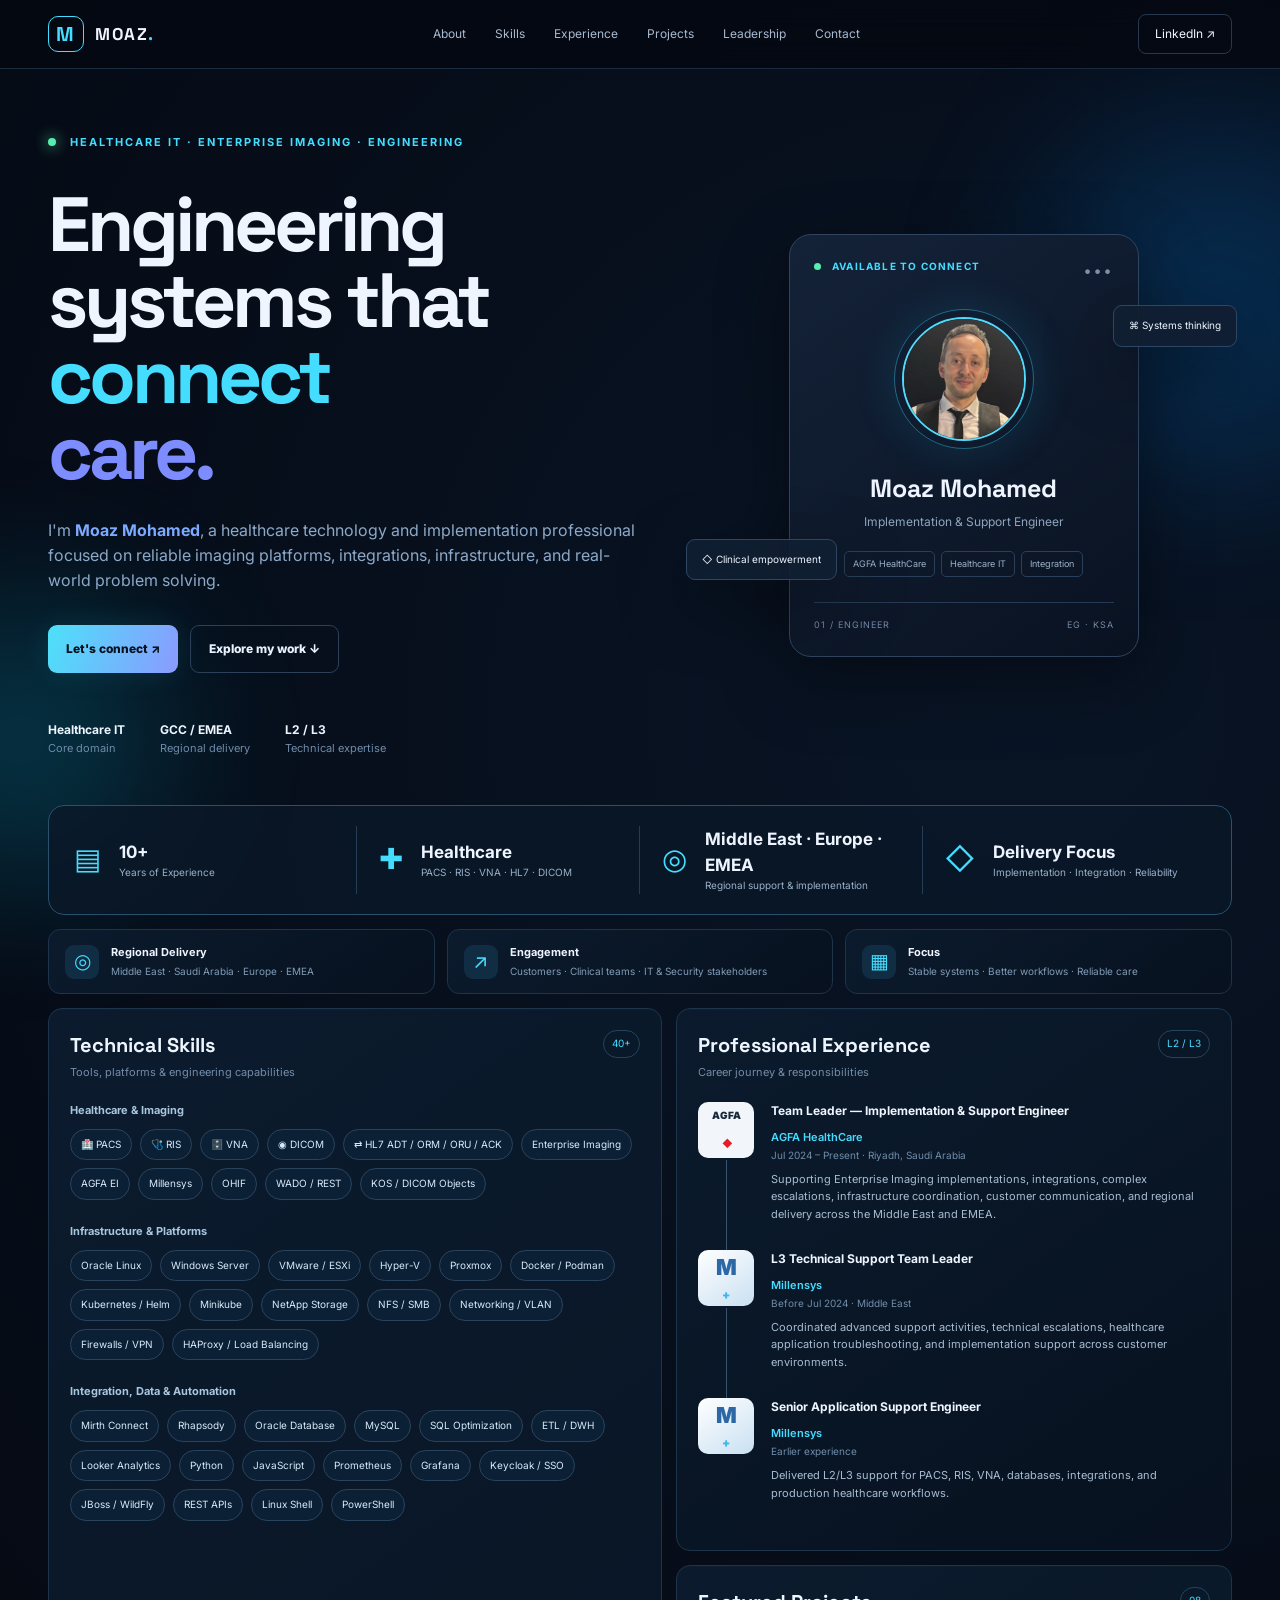
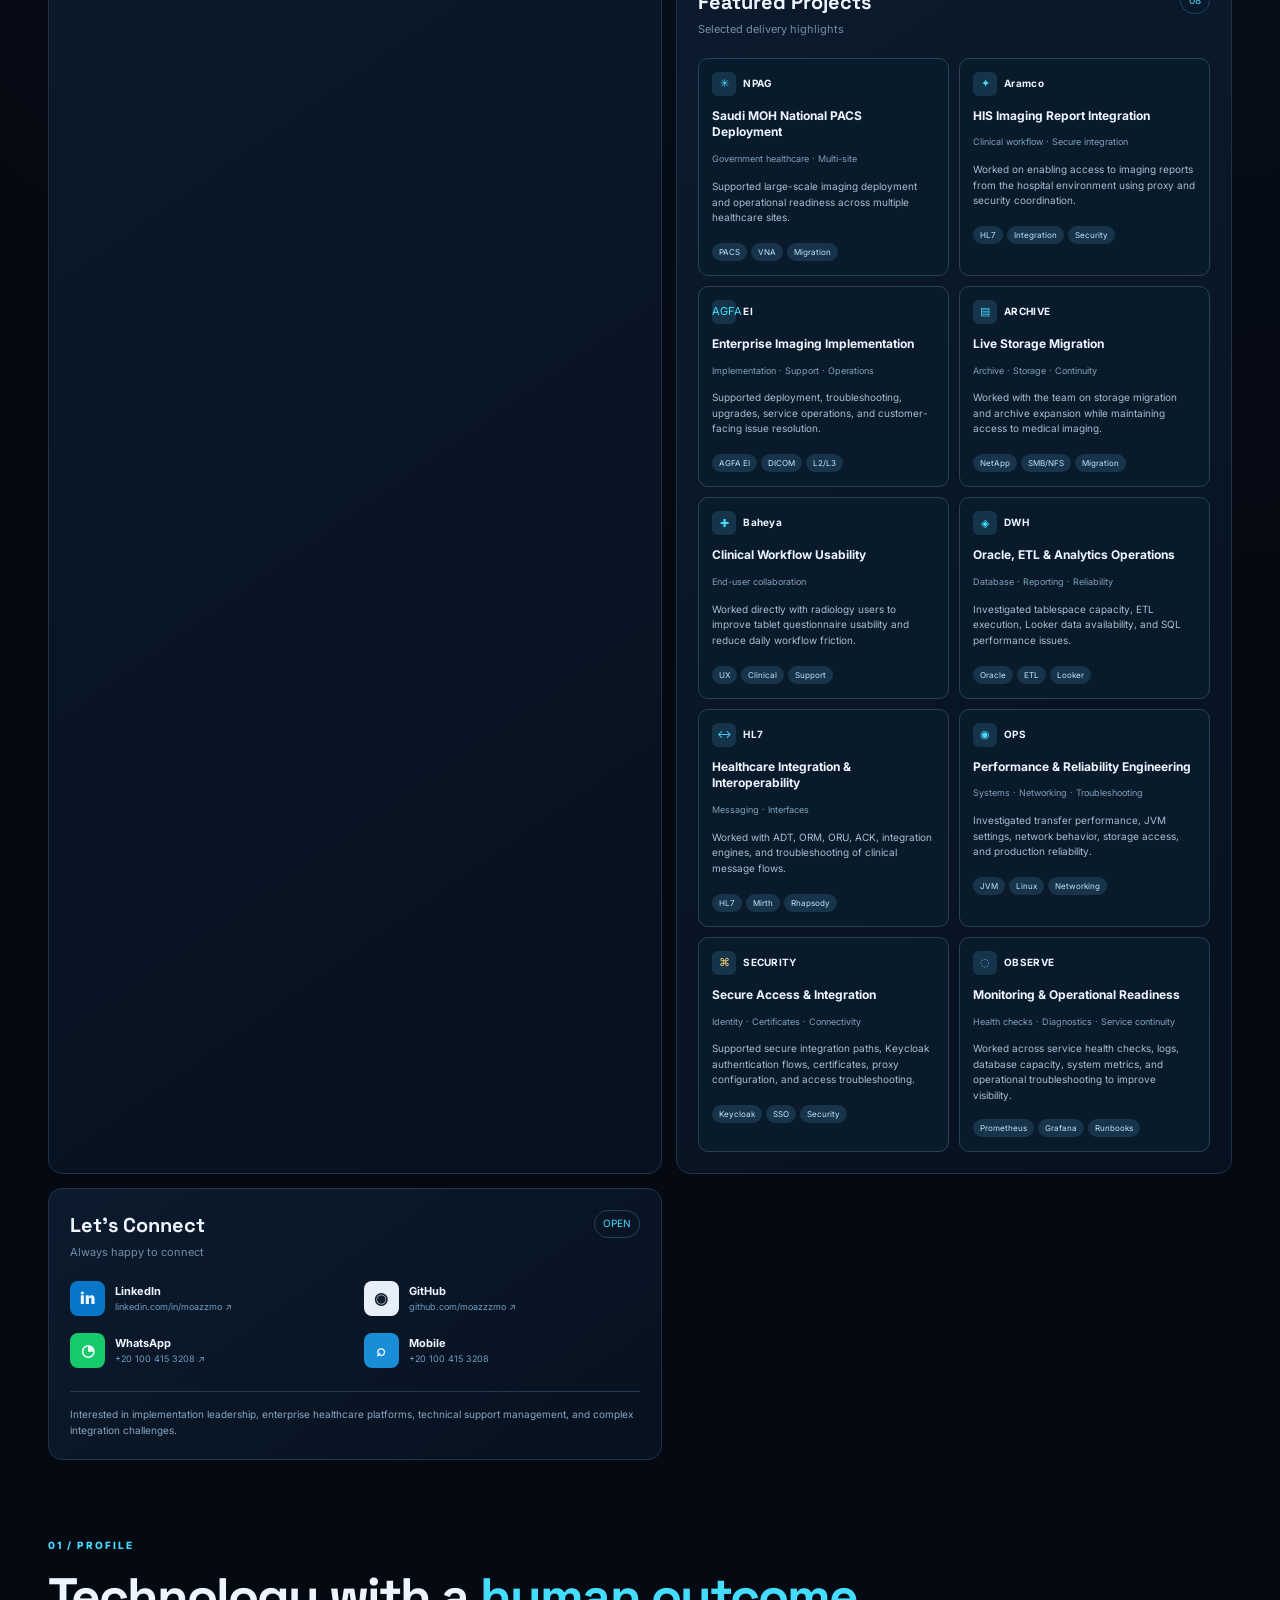
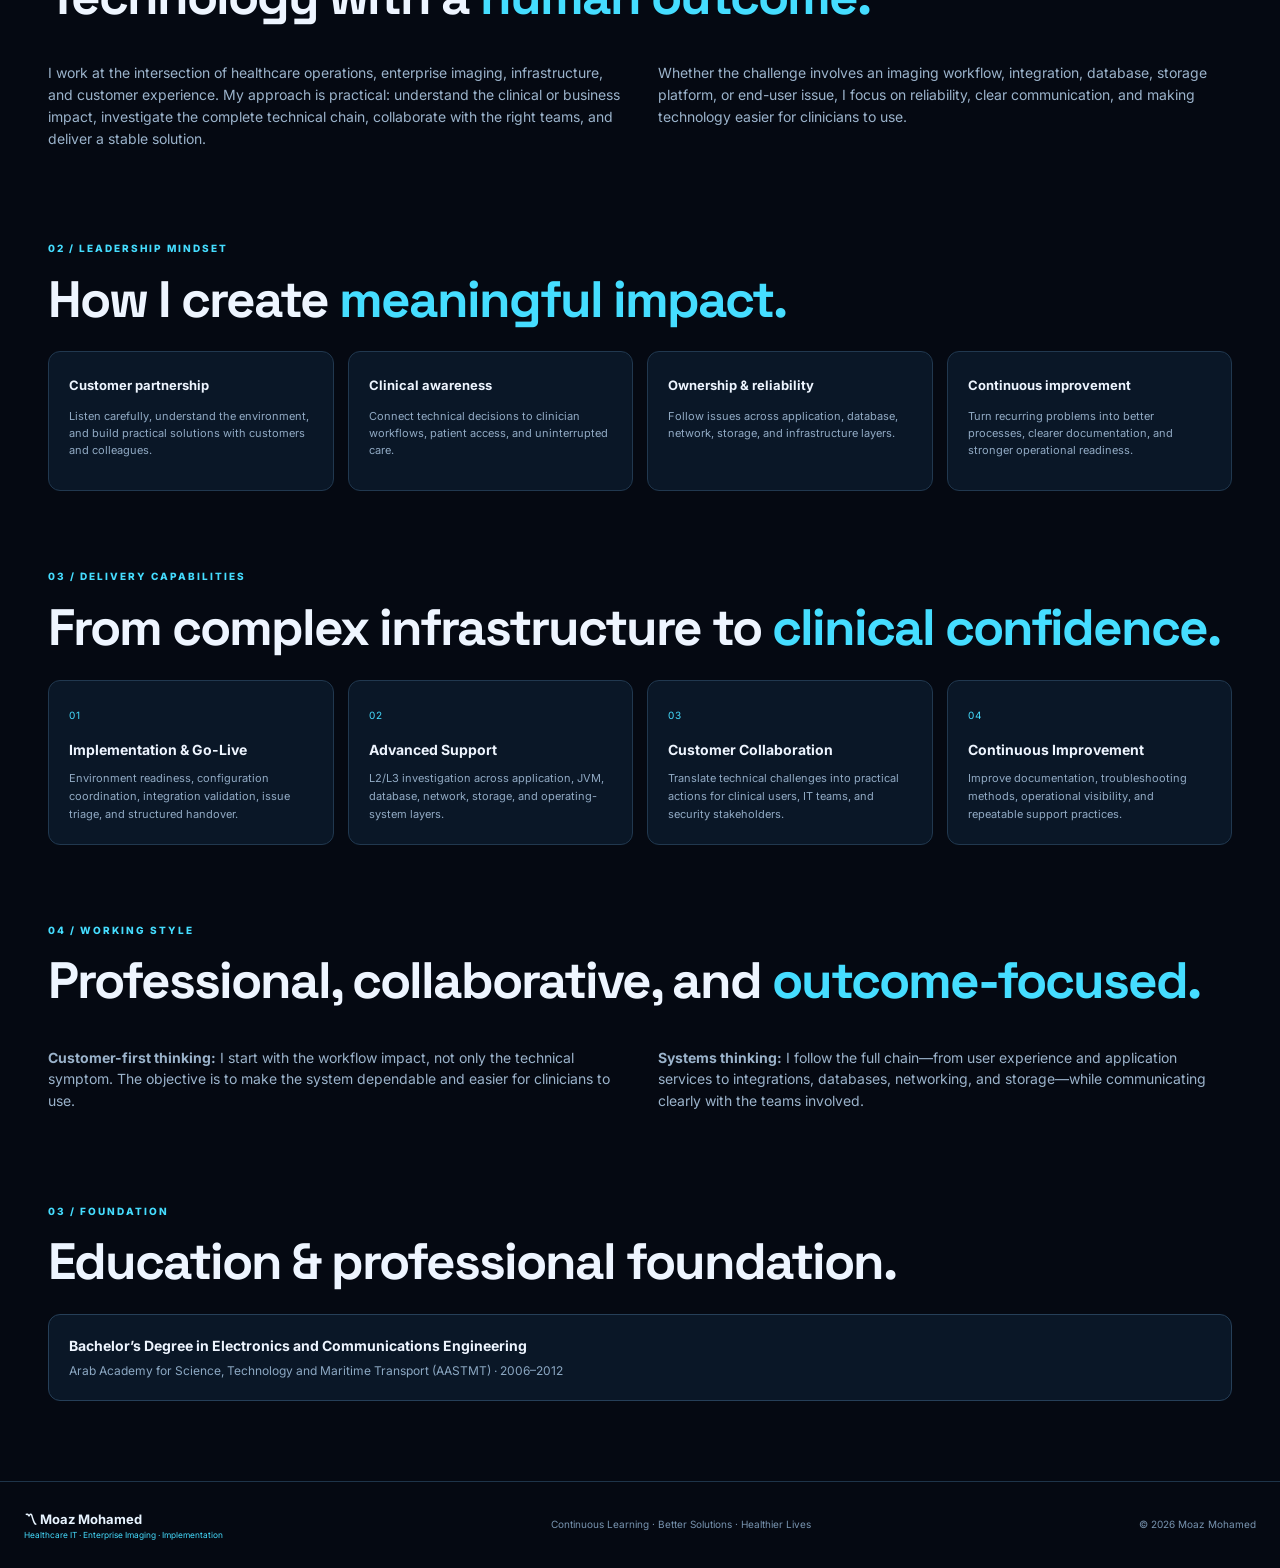
<file: index2.html>
<!doctype html>
<html lang="en">
<head>
<meta charset="UTF-8" />
<meta name="viewport" content="width=device-width, initial-scale=1.0" />
<meta name="description" content="Moaz Mohamed — Healthcare IT, Enterprise Imaging, Implementation Leadership, Integration and Technical Support." />
<title>Moaz Mohamed | Healthcare IT & Implementation Leadership</title>
<link rel="preconnect" href="https://fonts.googleapis.com">
<link href="https://fonts.googleapis.com/css2?family=Inter:wght@400;500;600;700;800&family=Space+Grotesk:wght@400;500;600;700&display=swap" rel="stylesheet">
<link rel="stylesheet" href="styles.css" />
</head>
<body>
<div class="ambient ambient-one"></div><div class="ambient ambient-two"></div>
<header class="site-header"><nav class="nav container">
<a class="brand" href="#home"><span class="brand-symbol">M</span><span>MOAZ<span class="brand-dot">.</span></span></a>
<div class="nav-links"><a href="#about">About</a><a href="#skills">Skills</a><a href="#experience">Experience</a><a href="#projects">Projects</a><a href="#leadership">Leadership</a><a href="#contact">Contact</a></div>
<a class="outline-btn" href="https://www.linkedin.com/in/moazzmo" target="_blank" rel="noreferrer">LinkedIn ↗</a>
</nav></header>
<main id="home">
<section class="hero container">
<div class="hero-copy">
<div class="eyebrow"><span></span> HEALTHCARE IT · ENTERPRISE IMAGING · ENGINEERING</div>
<h1>Engineering<br>systems that <span>connect</span><br><strong>care.</strong></h1>
<p class="hero-description">I'm <b>Moaz Mohamed</b>, a healthcare technology and implementation professional focused on reliable imaging platforms, integrations, infrastructure, and real-world problem solving.</p>
<div class="hero-actions"><a class="btn primary" href="#contact">Let's connect ↗</a><a class="btn secondary" href="#projects">Explore my work ↓</a></div>
<div class="hero-mini-stats"><div><b>Healthcare IT</b><small>Core domain</small></div><div><b>GCC / EMEA</b><small>Regional delivery</small></div><div><b>L2 / L3</b><small>Technical expertise</small></div></div>
</div>
<div class="hero-visual"><div class="profile-card"><div class="card-top"><span class="live-dot"></span> AVAILABLE TO CONNECT <span class="dots">•••</span></div><div class="profile-orbit"><div class="orbit-ring"></div><img src="assets/moaz-profile.png" alt="Moaz Mohamed portrait"></div><h2>Moaz Mohamed</h2><p>Implementation &amp; Support Engineer</p><div class="profile-tags"><span>AGFA HealthCare</span><span>Healthcare IT</span><span>Integration</span></div><div class="profile-footer"><span>01 / ENGINEER</span><span>EG · KSA</span></div></div><div class="float-chip chip-one">⌘ Systems thinking</div><div class="float-chip chip-two">◇ Clinical empowerment</div></div>
</section>
<section class="stats container"><div><span class="stat-icon">▤</span><div><strong>10+</strong><small>Years of Experience</small></div></div><div><span class="stat-icon">✚</span><div><strong>Healthcare</strong><small>PACS · RIS · VNA · HL7 · DICOM</small></div></div><div><span class="stat-icon">◎</span><div><strong>Middle East · Europe · EMEA</strong><small>Regional support &amp; implementation</small></div></div><div><span class="stat-icon">◇</span><div><strong>Delivery Focus</strong><small>Implementation · Integration · Reliability</small></div></div></section>
<section class="regional-strip container"><div><span class="region-icon">◎</span><div><b>Regional Delivery</b><small>Middle East · Saudi Arabia · Europe · EMEA</small></div></div><div><span class="region-icon">↗</span><div><b>Engagement</b><small>Customers · Clinical teams · IT &amp; Security stakeholders</small></div></div><div><span class="region-icon">▦</span><div><b>Focus</b><small>Stable systems · Better workflows · Reliable care</small></div></div></section>
<section class="dashboard container">
<article id="skills" class="panel skills-panel"><div class="panel-heading"><div><h3>Technical Skills</h3><p>Tools, platforms &amp; engineering capabilities</p></div><span class="panel-count">40+</span></div>
<div class="skill-groups">
<div><h4>Healthcare &amp; Imaging</h4><div class="skill-pills"><span>🏥 PACS</span><span>🩺 RIS</span><span>🗄️ VNA</span><span>◉ DICOM</span><span>⇄ HL7 ADT / ORM / ORU / ACK</span><span>Enterprise Imaging</span><span>AGFA EI</span><span>Millensys</span><span>OHIF</span><span>WADO / REST</span><span>KOS / DICOM Objects</span></div></div>
<div><h4>Infrastructure &amp; Platforms</h4><div class="skill-pills"><span>Oracle Linux</span><span>Windows Server</span><span>VMware / ESXi</span><span>Hyper-V</span><span>Proxmox</span><span>Docker / Podman</span><span>Kubernetes / Helm</span><span>Minikube</span><span>NetApp Storage</span><span>NFS / SMB</span><span>Networking / VLAN</span><span>Firewalls / VPN</span><span>HAProxy / Load Balancing</span></div></div>
<div><h4>Integration, Data &amp; Automation</h4><div class="skill-pills"><span>Mirth Connect</span><span>Rhapsody</span><span>Oracle Database</span><span>MySQL</span><span>SQL Optimization</span><span>ETL / DWH</span><span>Looker Analytics</span><span>Python</span><span>JavaScript</span><span>Prometheus</span><span>Grafana</span><span>Keycloak / SSO</span><span>JBoss / WildFly</span><span>REST APIs</span><span>Linux Shell</span><span>PowerShell</span></div></div>
</div></article>
<article id="experience" class="panel experience-panel"><div class="panel-heading"><div><h3>Professional Experience</h3><p>Career journey &amp; responsibilities</p></div><span class="panel-count">L2 / L3</span></div>
<div class="timeline">
<div class="timeline-item"><div class="company-logo agfa-logo">AGFA<span>◆</span></div><div class="timeline-copy"><h4>Team Leader — Implementation &amp; Support Engineer</h4><b>AGFA HealthCare</b><small>Jul 2024 – Present · Riyadh, Saudi Arabia</small><p>Supporting Enterprise Imaging implementations, integrations, complex escalations, infrastructure coordination, customer communication, and regional delivery across the Middle East and EMEA.</p></div></div>
<div class="timeline-item"><div class="company-logo millensys-logo">M<span>+</span></div><div class="timeline-copy"><h4>L3 Technical Support Team Leader</h4><b>Millensys</b><small>Before Jul 2024 · Middle East</small><p>Coordinated advanced support activities, technical escalations, healthcare application troubleshooting, and implementation support across customer environments.</p></div></div>
<div class="timeline-item"><div class="company-logo millensys-logo">M<span>+</span></div><div class="timeline-copy"><h4>Senior Application Support Engineer</h4><b>Millensys</b><small>Earlier experience</small><p>Delivered L2/L3 support for PACS, RIS, VNA, databases, integrations, and production healthcare workflows.</p></div></div>
</div></article>
<article id="projects" class="panel projects-panel"><div class="panel-heading"><div><h3>Featured Projects</h3><p>Selected delivery highlights</p></div><span class="panel-count">08</span></div>
<div class="project-grid">
<div class="project-card"><div class="project-brand npag"><span>✳</span><b>NPAG</b></div><h4>Saudi MOH National PACS Deployment</h4><small>Government healthcare · Multi-site</small><p>Supported large-scale imaging deployment and operational readiness across multiple healthcare sites.</p><div><em>PACS</em><em>VNA</em><em>Migration</em></div></div>
<div class="project-card"><div class="project-brand aramco"><span>✦</span><b>Aramco</b></div><h4>HIS Imaging Report Integration</h4><small>Clinical workflow · Secure integration</small><p>Worked on enabling access to imaging reports from the hospital environment using proxy and security coordination.</p><div><em>HL7</em><em>Integration</em><em>Security</em></div></div>
<div class="project-card"><div class="project-brand agfa"><span>AGFA</span><b>EI</b></div><h4>Enterprise Imaging Implementation</h4><small>Implementation · Support · Operations</small><p>Supported deployment, troubleshooting, upgrades, service operations, and customer-facing issue resolution.</p><div><em>AGFA EI</em><em>DICOM</em><em>L2/L3</em></div></div>
<div class="project-card"><div class="project-brand storage"><span>▤</span><b>ARCHIVE</b></div><h4>Live Storage Migration</h4><small>Archive · Storage · Continuity</small><p>Worked with the team on storage migration and archive expansion while maintaining access to medical imaging.</p><div><em>NetApp</em><em>SMB/NFS</em><em>Migration</em></div></div>
<div class="project-card"><div class="project-brand baheya"><span>✚</span><b>Baheya</b></div><h4>Clinical Workflow Usability</h4><small>End-user collaboration</small><p>Worked directly with radiology users to improve tablet questionnaire usability and reduce daily workflow friction.</p><div><em>UX</em><em>Clinical</em><em>Support</em></div></div>
<div class="project-card"><div class="project-brand data"><span>◈</span><b>DWH</b></div><h4>Oracle, ETL &amp; Analytics Operations</h4><small>Database · Reporting · Reliability</small><p>Investigated tablespace capacity, ETL execution, Looker data availability, and SQL performance issues.</p><div><em>Oracle</em><em>ETL</em><em>Looker</em></div></div>
<div class="project-card"><div class="project-brand integration"><span>↔</span><b>HL7</b></div><h4>Healthcare Integration &amp; Interoperability</h4><small>Messaging · Interfaces</small><p>Worked with ADT, ORM, ORU, ACK, integration engines, and troubleshooting of clinical message flows.</p><div><em>HL7</em><em>Mirth</em><em>Rhapsody</em></div></div>
<div class="project-card"><div class="project-brand reliability"><span>◉</span><b>OPS</b></div><h4>Performance &amp; Reliability Engineering</h4><small>Systems · Networking · Troubleshooting</small><p>Investigated transfer performance, JVM settings, network behavior, storage access, and production reliability.</p><div><em>JVM</em><em>Linux</em><em>Networking</em></div></div>
<div class="project-card"><div class="project-brand security"><span>⌘</span><b>SECURITY</b></div><h4>Secure Access &amp; Integration</h4><small>Identity · Certificates · Connectivity</small><p>Supported secure integration paths, Keycloak authentication flows, certificates, proxy configuration, and access troubleshooting.</p><div><em>Keycloak</em><em>SSO</em><em>Security</em></div></div>
<div class="project-card"><div class="project-brand observability"><span>◌</span><b>OBSERVE</b></div><h4>Monitoring &amp; Operational Readiness</h4><small>Health checks · Diagnostics · Service continuity</small><p>Worked across service health checks, logs, database capacity, system metrics, and operational troubleshooting to improve visibility.</p><div><em>Prometheus</em><em>Grafana</em><em>Runbooks</em></div></div>
</div></article>
<article id="contact" class="panel contact-panel"><div class="panel-heading"><div><h3>Let's Connect</h3><p>Always happy to connect</p></div><span class="panel-count">OPEN</span></div><div class="contact-grid">
<a href="https://www.linkedin.com/in/moazzmo" target="_blank" rel="noreferrer"><span class="contact-icon linkedin">in</span><div><b>LinkedIn</b><small>linkedin.com/in/moazzmo ↗</small></div></a>
<a href="https://github.com/moazzzmo" target="_blank" rel="noreferrer"><span class="contact-icon github">◉</span><div><b>GitHub</b><small>github.com/moazzzmo ↗</small></div></a>
<a href="https://wa.me/201004153208" target="_blank" rel="noreferrer"><span class="contact-icon whatsapp">◔</span><div><b>WhatsApp</b><small>+20 100 415 3208 ↗</small></div></a>
<a href="tel:+201004153208"><span class="contact-icon phone">⌕</span><div><b>Mobile</b><small>+20 100 415 3208</small></div></a>
</div><div class="contact-note">Interested in implementation leadership, enterprise healthcare platforms, technical support management, and complex integration challenges.</div></article>
</section>
<section id="about" class="wide-section container"><div class="section-kicker">01 / PROFILE</div><h2>Technology with a <span>human outcome.</span></h2><div class="two-column"><p>I work at the intersection of healthcare operations, enterprise imaging, infrastructure, and customer experience. My approach is practical: understand the clinical or business impact, investigate the complete technical chain, collaborate with the right teams, and deliver a stable solution.</p><p>Whether the challenge involves an imaging workflow, integration, database, storage platform, or end-user issue, I focus on reliability, clear communication, and making technology easier for clinicians to use.</p></div></section>
<section id="leadership" class="wide-section container"><div class="section-kicker">02 / LEADERSHIP MINDSET</div><h2>How I create <span>meaningful impact.</span></h2><div class="leadership-grid"><div><b>Customer partnership</b><p>Listen carefully, understand the environment, and build practical solutions with customers and colleagues.</p></div><div><b>Clinical awareness</b><p>Connect technical decisions to clinician workflows, patient access, and uninterrupted care.</p></div><div><b>Ownership &amp; reliability</b><p>Follow issues across application, database, network, storage, and infrastructure layers.</p></div><div><b>Continuous improvement</b><p>Turn recurring problems into better processes, clearer documentation, and stronger operational readiness.</p></div></div></section>
<section id="capabilities" class="wide-section container"><div class="section-kicker">03 / DELIVERY CAPABILITIES</div><h2>From complex infrastructure to <span>clinical confidence.</span></h2><div class="capability-grid"><div><span class="capability-number">01</span><h3>Implementation &amp; Go-Live</h3><p>Environment readiness, configuration coordination, integration validation, issue triage, and structured handover.</p></div><div><span class="capability-number">02</span><h3>Advanced Support</h3><p>L2/L3 investigation across application, JVM, database, network, storage, and operating-system layers.</p></div><div><span class="capability-number">03</span><h3>Customer Collaboration</h3><p>Translate technical challenges into practical actions for clinical users, IT teams, and security stakeholders.</p></div><div><span class="capability-number">04</span><h3>Continuous Improvement</h3><p>Improve documentation, troubleshooting methods, operational visibility, and repeatable support practices.</p></div></div></section>
<section id="working-style" class="wide-section container"><div class="section-kicker">04 / WORKING STYLE</div><h2>Professional, collaborative, and <span>outcome-focused.</span></h2><div class="two-column"><p><b>Customer-first thinking:</b> I start with the workflow impact, not only the technical symptom. The objective is to make the system dependable and easier for clinicians to use.</p><p><b>Systems thinking:</b> I follow the full chain—from user experience and application services to integrations, databases, networking, and storage—while communicating clearly with the teams involved.</p></div></section>
<section id="education" class="wide-section container"><div class="section-kicker">03 / FOUNDATION</div><h2>Education &amp; professional foundation.</h2><div class="education-card"><b>Bachelor’s Degree in Electronics and Communications Engineering</b><span>Arab Academy for Science, Technology and Maritime Transport (AASTMT) · 2006–2012</span></div></section>
</main>
<footer class="footer"><div><strong>〽 Moaz Mohamed</strong><small>Healthcare IT · Enterprise Imaging · Implementation</small></div><p>Continuous Learning · Better Solutions · Healthier Lives</p><span>© <span id="year"></span> Moaz Mohamed</span></footer>
<script>document.getElementById('year').textContent = new Date().getFullYear();</script>
</body></html>
</file>
<file: styles.css>
:root{--bg:#050912;--panel:#0a1526;--panel2:#0d1d31;--line:#23364e;--text:#eef5ff;--muted:#91a5bd;--cyan:#45ddff;--blue:#6e8cff;--green:#57efad;--shadow:0 24px 70px #0006}*{box-sizing:border-box}html{scroll-behavior:smooth}body{margin:0;background:radial-gradient(circle at 80% 15%,#102b4c55,transparent 35%),var(--bg);color:var(--text);font-family:Inter,Arial,sans-serif;line-height:1.55}.ambient{position:fixed;pointer-events:none;filter:blur(80px);opacity:.2;border-radius:50%;z-index:-1}.ambient-one{width:360px;height:360px;background:#078fff;right:-120px;top:120px}.ambient-two{width:280px;height:280px;background:#00d8ff;left:-120px;bottom:20px}.container{width:min(1440px,calc(100% - 96px));margin:auto}.site-header{position:sticky;top:0;z-index:20;background:#050912dd;border-bottom:1px solid #1b2a3c;backdrop-filter:blur(20px)}.nav{height:68px;display:flex;align-items:center;justify-content:space-between;gap:25px}.brand{display:flex;align-items:center;gap:11px;text-decoration:none;color:var(--text);font-family:'Space Grotesk';font-weight:800;letter-spacing:1.5px;font-size:17px}.brand-symbol{display:grid;place-items:center;width:36px;height:36px;border:1px solid var(--cyan);border-radius:10px;color:var(--cyan);font-size:20px}.brand-dot{color:var(--cyan)}.nav-links{display:flex;gap:29px}.nav-links a{color:#a8bad0;text-decoration:none;font-size:12px}.nav-links a:hover{color:var(--cyan)}.outline-btn{border:1px solid #27384e;color:var(--text);text-decoration:none;border-radius:8px;padding:10px 16px;font-size:12px}.hero{display:grid;grid-template-columns:1.05fr .95fr;gap:55px;align-items:center;min-height:680px;padding:65px 0 48px}.eyebrow{color:var(--cyan);font-size:11px;letter-spacing:2px;font-weight:700}.eyebrow span{display:inline-block;width:8px;height:8px;border-radius:50%;background:var(--green);margin-right:9px;box-shadow:0 0 14px var(--green)}.hero h1{font-family:'Space Grotesk';font-size:clamp(55px,6vw,88px);line-height:.99;letter-spacing:-4px;margin:35px 0 28px;font-weight:700}.hero h1 span{color:var(--cyan)}.hero h1 strong{color:#7d8cff}.hero-description{max-width:600px;color:#8da9c9;font-size:16px}.hero-description b{color:#7caaff}.hero-actions{display:flex;gap:12px;margin-top:32px}.btn{display:inline-flex;align-items:center;justify-content:center;text-decoration:none;border-radius:9px;padding:14px 18px;font-size:12px;font-weight:800}.btn.primary{background:linear-gradient(110deg,#4ce1f9,#8b9aff);color:#07101e;box-shadow:0 0 30px #35d7ff1c}.btn.secondary{border:1px solid #2c4059;color:#e9f3ff}.hero-mini-stats{display:flex;gap:35px;margin-top:48px}.hero-mini-stats b,.hero-mini-stats small{display:block}.hero-mini-stats b{font-size:12px}.hero-mini-stats small{font-size:11px;color:#6e8ba9}.hero-visual{position:relative;min-height:430px;display:grid;place-items:center}.profile-card{width:min(100%,350px);border:1px solid #30445f;border-radius:22px;background:linear-gradient(145deg,#142238,#091221);padding:24px;box-shadow:var(--shadow);position:relative;z-index:2}.card-top{font-size:10px;letter-spacing:1.2px;color:var(--cyan);font-weight:700}.live-dot{display:inline-block;width:7px;height:7px;background:var(--green);border-radius:50%;margin-right:8px}.dots{float:right;color:#7c91ac;font-size:15px;letter-spacing:3px}.profile-orbit{width:140px;height:140px;margin:35px auto 20px;position:relative;display:grid;place-items:center}.profile-orbit img{width:124px;height:124px;object-fit:cover;object-position:center top;border-radius:50%;border:2px solid var(--cyan);position:relative;z-index:2;filter:saturate(.9)}.orbit-ring{position:absolute;inset:0;border:1px solid #34dfff66;border-radius:50%;box-shadow:0 0 45px #20cfff22}.profile-card h2{text-align:center;font-family:'Space Grotesk';font-size:25px;margin:0}.profile-card>p{text-align:center;color:#8fa5bf;font-size:12px;margin:5px 0 20px}.profile-tags{display:flex;justify-content:center;gap:6px;flex-wrap:wrap}.profile-tags span{border:1px solid #2a405a;border-radius:5px;padding:5px 8px;color:#9eb3cb;font-size:9px}.profile-footer{display:flex;justify-content:space-between;border-top:1px solid #263b53;margin-top:25px;padding-top:15px;font-size:9px;color:#728aa5;letter-spacing:1px}.float-chip{position:absolute;border:1px solid #2e4664;background:#111e32eF;border-radius:9px;padding:12px 15px;font-size:10px;z-index:3;box-shadow:var(--shadow)}.chip-one{right:-5px;top:75px}.chip-two{left:-10px;bottom:80px}.stats{display:grid;grid-template-columns:repeat(4,1fr);border:1px solid #29516e;border-radius:16px;background:#0a1828cc;padding:20px 25px}.stats>div{display:flex;align-items:center;gap:18px;padding:0 22px;border-right:1px solid #263c54}.stats>div:first-child{padding-left:0}.stats>div:last-child{border:0;padding-right:0}.stat-icon{font-size:29px;color:var(--cyan)}.stats strong,.stats small{display:block}.stats strong{font-size:17px}.stats small{font-size:10px;color:#9ab0c8}.dashboard{display:grid;grid-template-columns:1.05fr .95fr;gap:14px;margin-top:14px}.panel{border:1px solid #1d344b;border-radius:14px;background:linear-gradient(145deg,#0b1b2d,#07111f);padding:21px;box-shadow:inset 0 1px #ffffff04}.skills-panel{grid-row:span 2}.panel-heading{display:flex;justify-content:space-between;align-items:flex-start;gap:10px;margin-bottom:20px}.panel-heading h3{font-family:'Space Grotesk';font-size:20px;margin:0}.panel-heading p{font-size:11px;color:#738ca8;margin:3px 0 0}.panel-count{color:var(--cyan);font-size:10px;border:1px solid #22445f;border-radius:20px;padding:5px 8px}.skill-groups>div{margin-bottom:23px}.skill-groups h4{font-size:11px;color:#a9c6df;margin:0 0 10px}.skill-pills{display:flex;flex-wrap:wrap;gap:8px}.skill-pills span{font-size:10px;color:#d8e9fa;border:1px solid #2a435c;background:#0b2034;border-radius:20px;padding:7px 10px}.timeline-item{display:grid;grid-template-columns:58px 1fr;gap:15px;position:relative;padding-bottom:27px}.timeline-item:not(:last-child):after{content:'';position:absolute;left:28px;top:58px;bottom:0;border-left:1px solid #36546e}.company-logo{width:56px;height:56px;border-radius:10px;background:#f2f6fa;color:#17283b;display:grid;place-items:center;font-weight:900;position:relative;z-index:2}.agfa-logo{font-size:10px}.agfa-logo span{color:#e51d2a;margin-left:2px}.millensys-logo{background:linear-gradient(145deg,#fff,#c9e0f2);color:#2d67a5;font-size:22px}.millensys-logo span{color:#3bb8ee;font-size:12px}.timeline-copy h4{font-size:12px;margin:0 0 3px}.timeline-copy b{font-size:11px;color:var(--cyan);font-weight:600}.timeline-copy small{display:block;color:#718da9;font-size:10px}.timeline-copy p{font-size:11px;color:#a8bdd2;margin:8px 0 0}.project-grid{display:grid;grid-template-columns:repeat(2,1fr);gap:10px}.project-card{border:1px solid #294158;border-radius:10px;padding:13px;background:#091a2a;min-height:195px;transition:.2s}.project-card:hover{transform:translateY(-2px);border-color:#3c779d}.project-brand{display:flex;align-items:center;gap:7px;font-size:11px;margin-bottom:12px}.project-brand span{display:grid;place-items:center;width:24px;height:24px;border-radius:6px;background:#15344a;color:var(--cyan)}.project-brand b{font-size:10px;letter-spacing:.3px}.project-card h4{font-size:12px;line-height:1.4;margin:0 0 3px}.project-card small{font-size:9px;color:#80a0bc}.project-card p{font-size:10px;line-height:1.55;color:#a8bed3}.project-card em{font-style:normal;font-size:8px;background:#17344a;color:#c5e5fa;border-radius:12px;padding:4px 7px;margin-right:4px}.contact-grid{display:grid;grid-template-columns:1fr 1fr;gap:17px}.contact-grid a{display:flex;align-items:center;gap:10px;text-decoration:none;color:var(--text)}.contact-icon{width:35px;height:35px;border-radius:8px;display:grid;place-items:center;font-weight:900}.linkedin{background:#0877c9}.github{background:#e7f0fa;color:#101d2b}.whatsapp{background:#16c96a}.phone{background:#198ed7}.contact-grid b,.contact-grid small{display:block}.contact-grid b{font-size:11px}.contact-grid small{font-size:9px;color:#719cc1}.contact-note{border-top:1px solid #243b53;margin-top:23px;padding-top:15px;color:#89a7c4;font-size:10px}.wide-section{padding:78px 0 0}.section-kicker{color:var(--cyan);font-size:10px;letter-spacing:2px;font-weight:800}.wide-section h2{font-family:'Space Grotesk';font-size:clamp(32px,4vw,52px);line-height:1.05;letter-spacing:-2px;margin:16px 0 25px}.wide-section h2 span{color:var(--cyan)}.two-column{display:grid;grid-template-columns:1fr 1fr;gap:35px}.two-column p{color:#9bb3cb;font-size:14px;max-width:650px}.leadership-grid{display:grid;grid-template-columns:repeat(4,1fr);gap:14px}.leadership-grid>div{border:1px solid #21384f;background:#0a1727;border-radius:12px;padding:20px}.leadership-grid b{font-size:13px}.leadership-grid p{color:#91aac4;font-size:11px}.education-card{border:1px solid #263f58;background:#0a1727;border-radius:12px;padding:20px;display:flex;flex-direction:column;gap:5px}.education-card b{font-size:14px}.education-card span{color:#8ca8c3;font-size:12px}.footer{display:flex;justify-content:space-between;align-items:center;gap:20px;border-top:1px solid #1e3449;margin-top:80px;padding:25px max(24px,calc((100% - 1440px)/2));color:#7894b0;font-size:10px}.footer strong,.footer small{display:block}.footer strong{color:#e8f4ff;font-size:13px}.footer small{color:var(--cyan)}.footer p{text-align:center}@media(max-width:1100px){.container{width:calc(100% - 44px)}.nav-links{gap:15px}.hero{gap:30px}.hero h1{font-size:62px}.stats{padding:18px 10px}.stats>div{padding:0 10px;gap:10px}.project-card{min-height:210px}.leadership-grid{grid-template-columns:1fr 1fr}}@media(max-width:800px){.nav{height:auto;min-height:68px;flex-wrap:wrap;padding:10px 0}.nav-links{order:3;width:100%;overflow:auto;justify-content:center;padding-bottom:5px}.outline-btn{display:none}.hero{grid-template-columns:1fr;padding-top:45px}.hero-copy{text-align:center}.hero-description{margin-left:auto;margin-right:auto}.hero-actions,.hero-mini-stats{justify-content:center}.hero-visual{min-height:450px}.stats{grid-template-columns:1fr 1fr;gap:20px}.stats>div{border:0}.dashboard{grid-template-columns:1fr}.skills-panel{grid-row:auto}.project-grid{grid-template-columns:1fr 1fr}.two-column{grid-template-columns:1fr}.footer{flex-direction:column;text-align:center}.leadership-grid{grid-template-columns:1fr 1fr}}@media(max-width:520px){.container{width:calc(100% - 28px)}.hero h1{font-size:48px;letter-spacing:-2px}.hero-mini-stats{gap:15px}.hero-mini-stats b{font-size:10px}.hero-mini-stats small{font-size:9px}.hero-actions{flex-direction:column}.hero-visual{min-height:390px}.profile-card{width:300px}.chip-one{right:-5px;top:40px}.chip-two{left:-8px;bottom:45px}.stats{grid-template-columns:1fr;padding:20px}.stats>div{padding:0!important}.project-grid,.contact-grid{grid-template-columns:1fr}.panel{padding:15px}.leadership-grid{grid-template-columns:1fr}.footer{padding:22px 14px}}

/* Senior dashboard refinements */
.regional-strip{display:grid;grid-template-columns:repeat(3,1fr);gap:12px;margin-top:14px}.regional-strip>div{display:flex;align-items:center;gap:12px;border:1px solid #1d344b;border-radius:12px;background:linear-gradient(145deg,#0b1b2d,#07111f);padding:14px 16px}.region-icon{display:grid;place-items:center;width:34px;height:34px;border-radius:9px;background:#102d43;color:var(--cyan);font-size:20px}.regional-strip b,.regional-strip small{display:block}.regional-strip b{font-size:11px}.regional-strip small{font-size:10px;color:#819bb5;margin-top:3px}.capability-grid{display:grid;grid-template-columns:repeat(4,1fr);gap:14px}.capability-grid>div{border:1px solid #21384f;background:#0a1727;border-radius:12px;padding:20px}.capability-number{color:var(--cyan);font-size:10px;letter-spacing:1px}.capability-grid h3{font-size:14px;margin:14px 0 8px}.capability-grid p{color:#91aac4;font-size:11px;line-height:1.65;margin:0}.project-brand.security span{color:#ffcf75}.project-brand.observability span{color:#8d9bff}.project-card p{min-height:48px}@media(max-width:1100px){.regional-strip{grid-template-columns:1fr}.capability-grid{grid-template-columns:1fr 1fr}}@media(max-width:520px){.capability-grid{grid-template-columns:1fr}}
</file>
